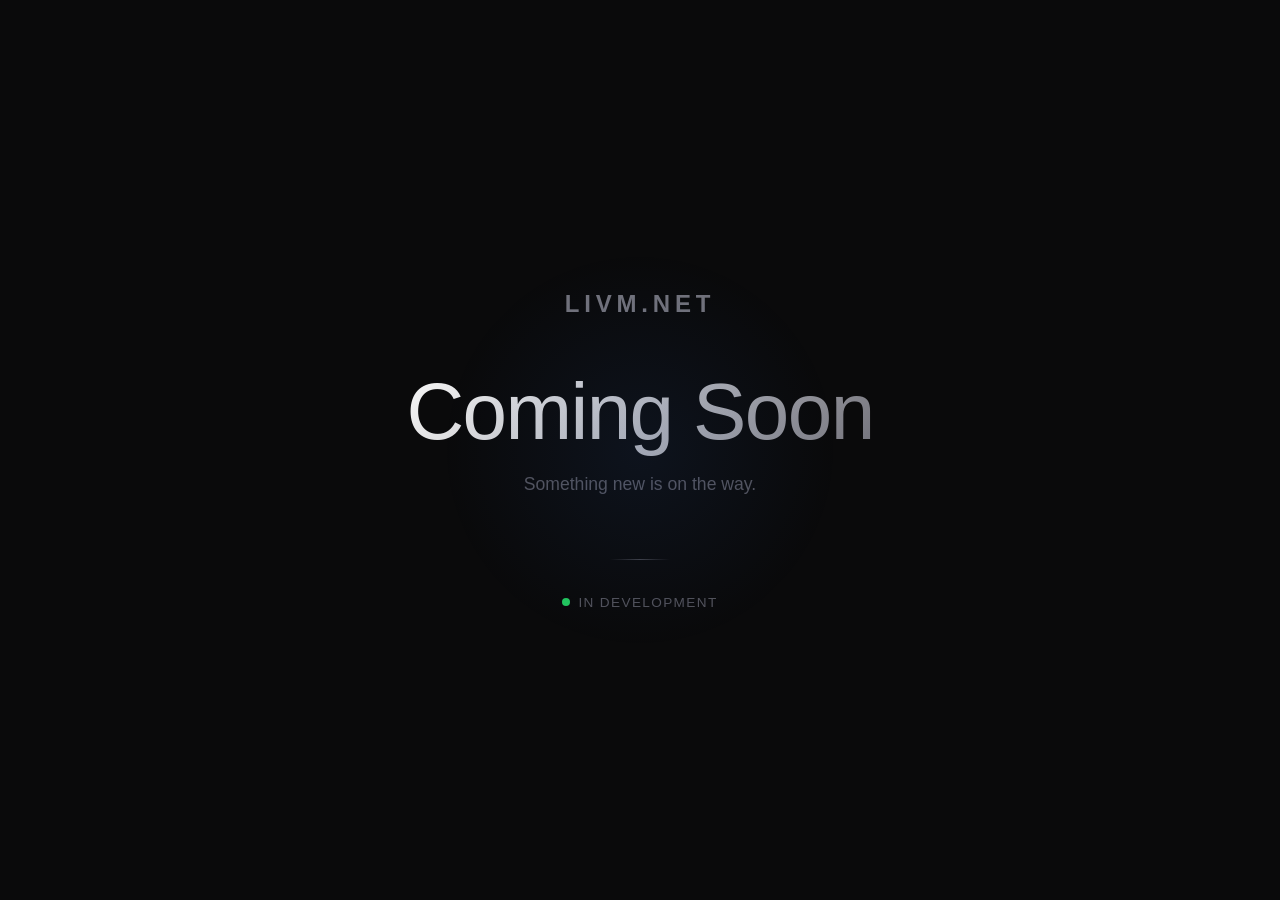
<file: index.html>
<!DOCTYPE html>
<html lang="en">
<head>
    <meta charset="UTF-8">
    <meta name="viewport" content="width=device-width, initial-scale=1.0">
    <title>Coming Soon</title>
    <style>
        * {
            margin: 0;
            padding: 0;
            box-sizing: border-box;
        }

        body {
            min-height: 100vh;
            display: flex;
            align-items: center;
            justify-content: center;
            background: #0a0a0b;
            font-family: -apple-system, BlinkMacSystemFont, 'Segoe UI', Roboto, sans-serif;
            color: #e4e4e7;
            overflow: hidden;
        }

        .container {
            text-align: center;
            padding: 2rem;
        }

        .logo {
            font-size: 1.5rem;
            font-weight: 600;
            letter-spacing: 0.2em;
            text-transform: uppercase;
            color: #71717a;
            margin-bottom: 3rem;
        }

        h1 {
            font-size: clamp(2.5rem, 8vw, 5rem);
            font-weight: 300;
            letter-spacing: -0.02em;
            margin-bottom: 1rem;
            background: linear-gradient(135deg, #fafafa 0%, #71717a 100%);
            -webkit-background-clip: text;
            -webkit-text-fill-color: transparent;
            background-clip: text;
        }

        .tagline {
            font-size: 1.1rem;
            color: #52525b;
            font-weight: 400;
            margin-bottom: 4rem;
        }

        .divider {
            width: 60px;
            height: 1px;
            background: linear-gradient(90deg, transparent, #3f3f46, transparent);
            margin: 0 auto 2rem;
        }

        .status {
            display: inline-flex;
            align-items: center;
            gap: 0.5rem;
            font-size: 0.85rem;
            color: #52525b;
            text-transform: uppercase;
            letter-spacing: 0.1em;
        }

        .pulse {
            width: 8px;
            height: 8px;
            background: #22c55e;
            border-radius: 50%;
            animation: pulse 2s ease-in-out infinite;
        }

        @keyframes pulse {
            0%, 100% { opacity: 1; transform: scale(1); }
            50% { opacity: 0.5; transform: scale(0.9); }
        }

        .glow {
            position: fixed;
            width: 400px;
            height: 400px;
            border-radius: 50%;
            background: radial-gradient(circle, rgba(59, 130, 246, 0.08) 0%, transparent 70%);
            pointer-events: none;
            top: 50%;
            left: 50%;
            transform: translate(-50%, -50%);
        }
    </style>
</head>
<body>
    <div class="glow"></div>
    <div class="container">
        <div class="logo">livm.net</div>
        <h1>Coming Soon</h1>
        <p class="tagline">Something new is on the way.</p>
        <div class="divider"></div>
        <div class="status">
            <span class="pulse"></span>
            <span>In Development</span>
        </div>
    </div>
</body>
</html>
</file>
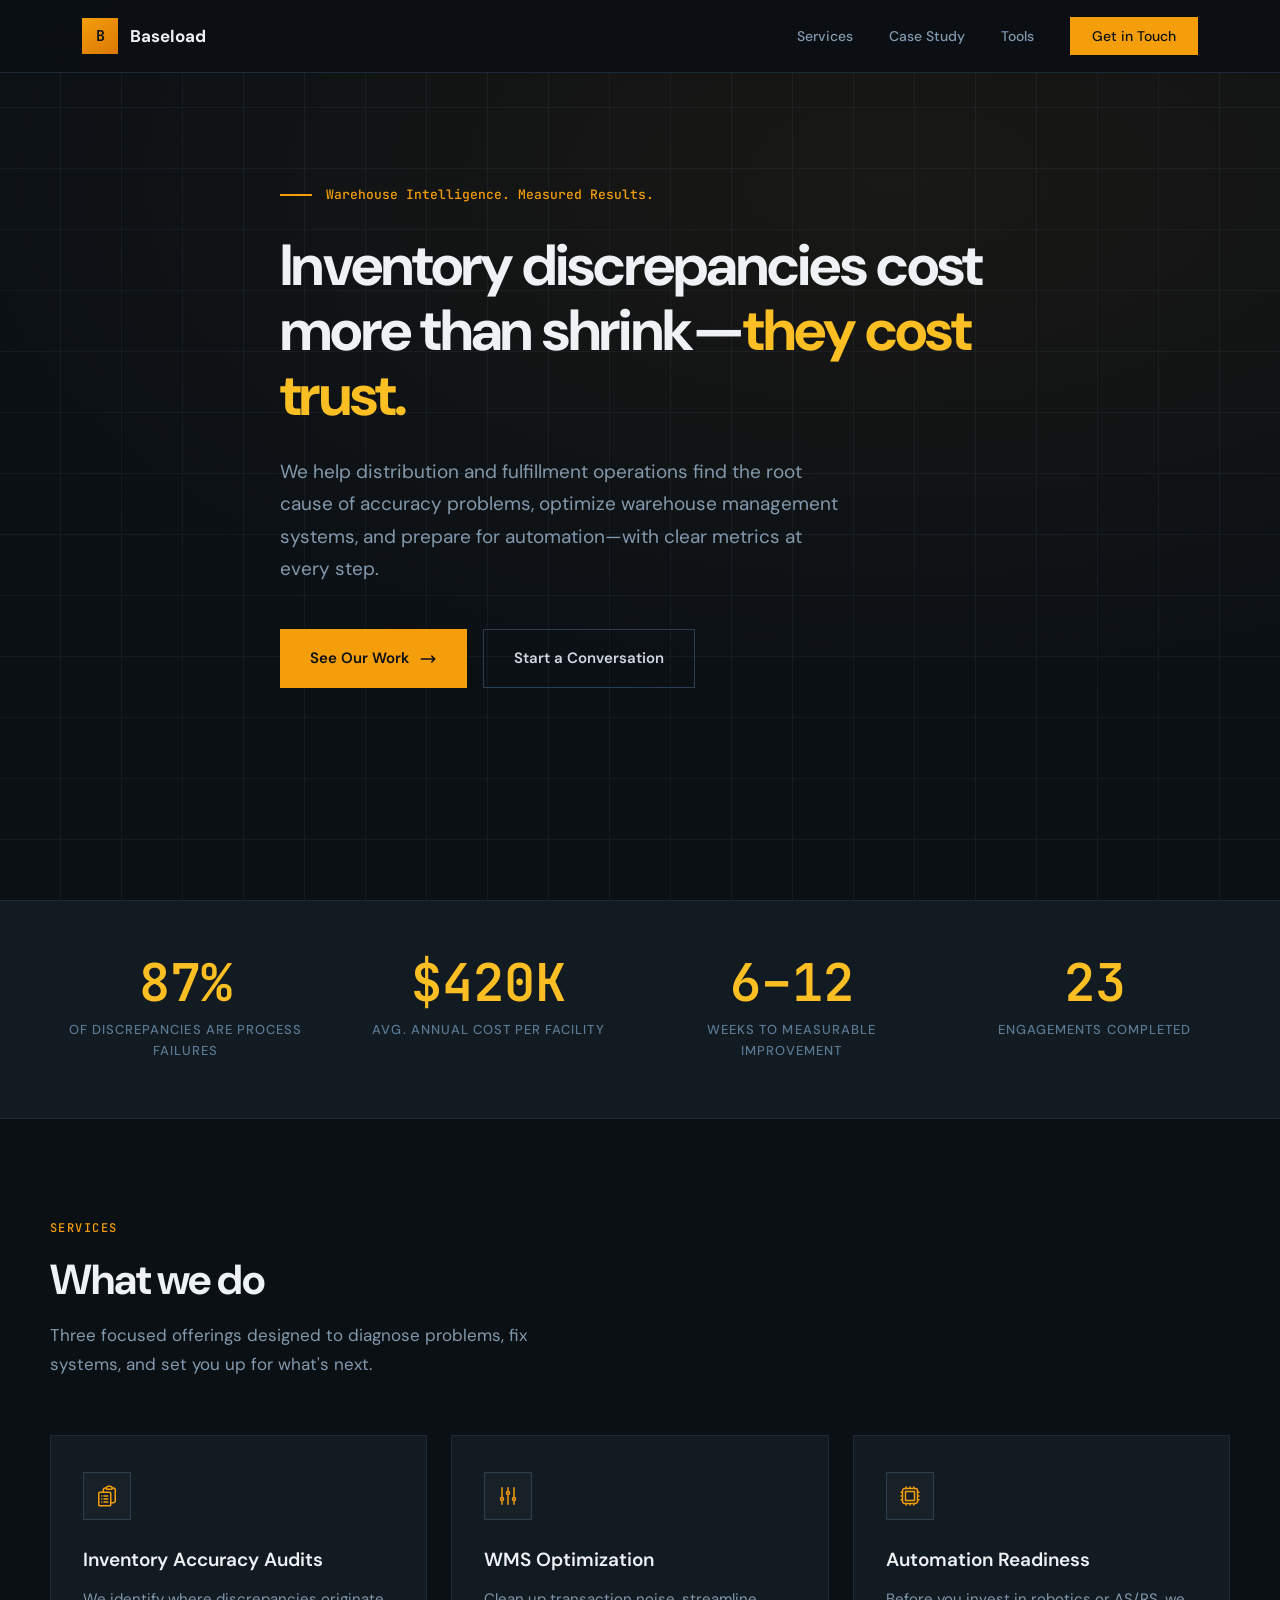
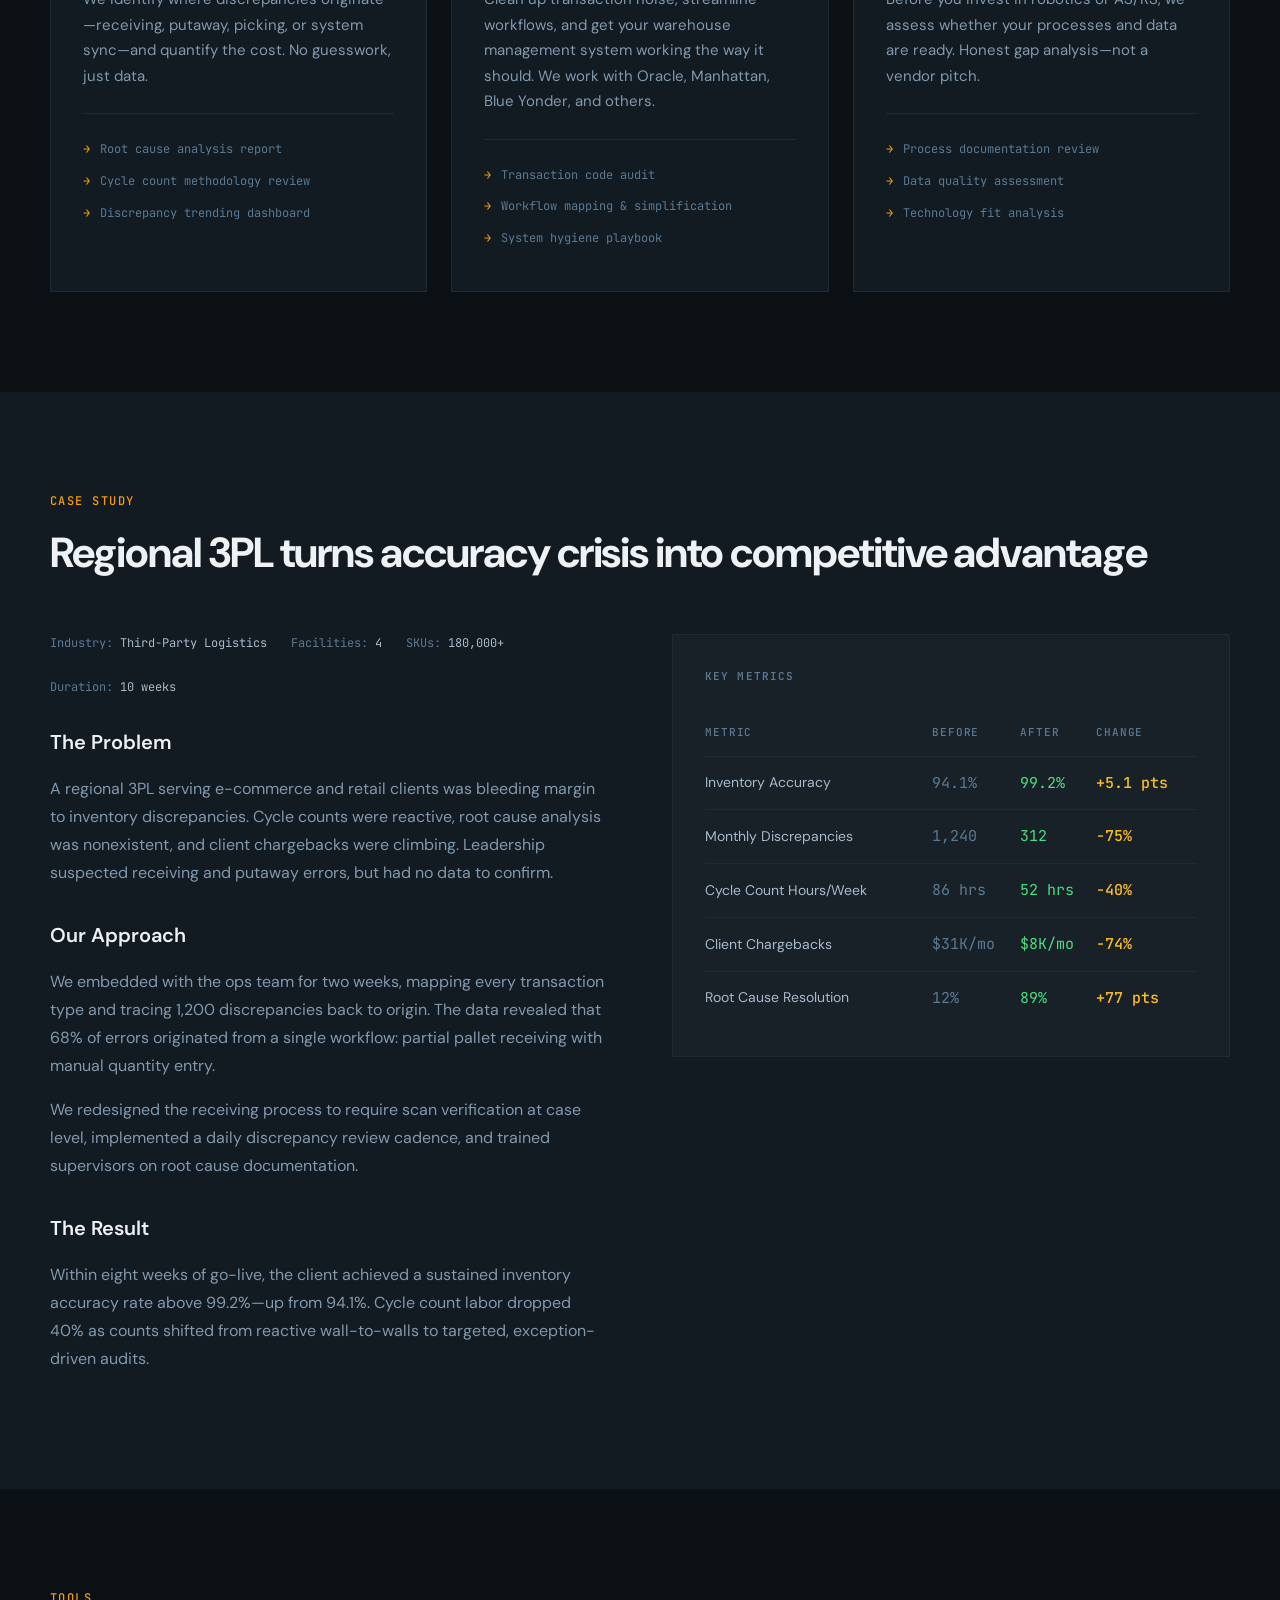
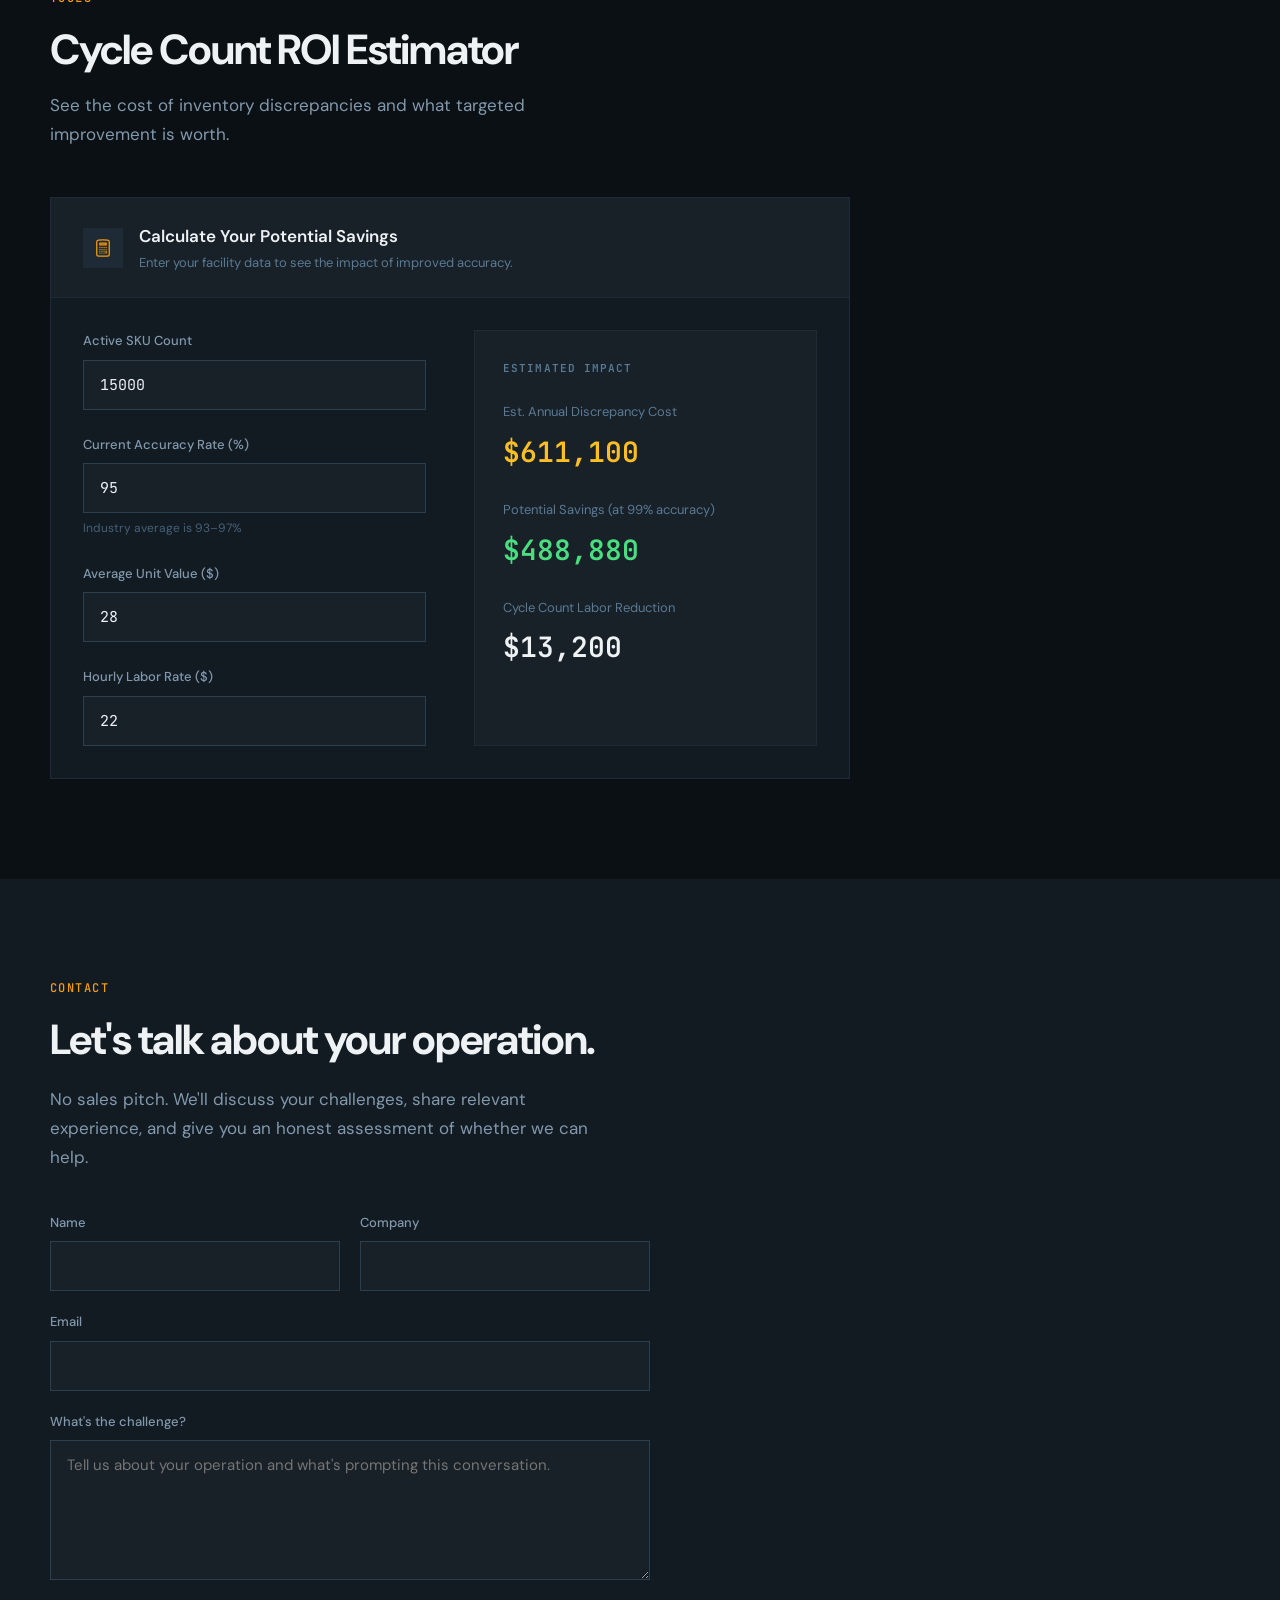
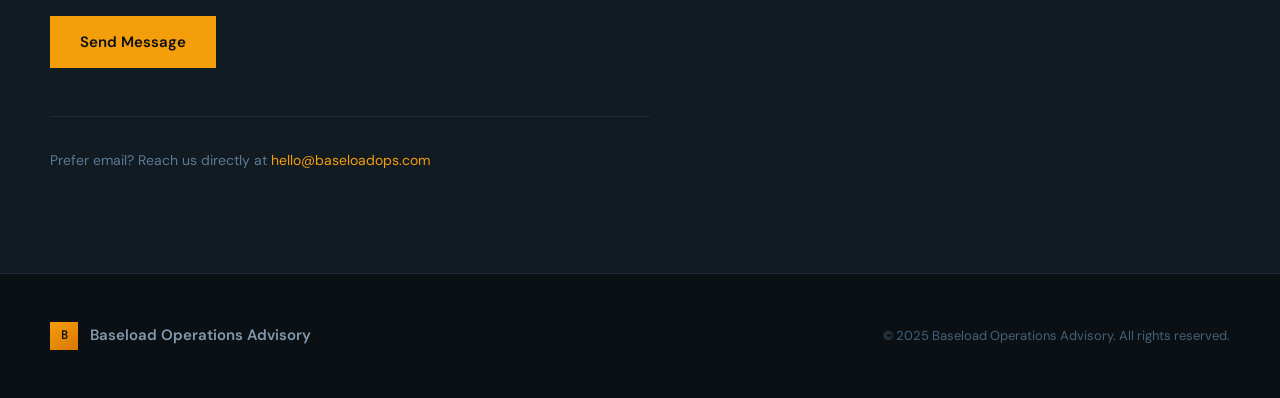
<file: baseload/index.html>
<!DOCTYPE html>
<html lang="en">
<head>
    <meta charset="UTF-8">
    <meta name="viewport" content="width=device-width, initial-scale=1.0">
    <title>Baseload Operations Advisory | Warehouse Intelligence</title>
    <meta name="description" content="Inventory accuracy audits, WMS optimization, and automation readiness assessments. Warehouse consulting with measured results.">
    <link rel="preconnect" href="https://fonts.googleapis.com">
    <link rel="preconnect" href="https://fonts.gstatic.com" crossorigin>
    <link href="https://fonts.googleapis.com/css2?family=DM+Sans:opsz,wght@9..40,400;9..40,500;9..40,600;9..40,700&family=JetBrains+Mono:wght@400;500;600&display=swap" rel="stylesheet">
    <style>
        :root {
            --slate-950: #0b1015; --slate-900: #121a22; --slate-850: #182028;
            --slate-800: #1e2a36; --slate-700: #2d3f4f; --slate-600: #456178;
            --slate-500: #5a7a94; --slate-400: #8299ad; --slate-300: #a8bac9;
            --slate-200: #cdd8e1; --slate-100: #eef2f5;
            --amber-600: #d97706; --amber-500: #f59e0b; --amber-400: #fbbf24;
            --green-400: #4ade80;
            --font-body: 'DM Sans', -apple-system, sans-serif;
            --font-mono: 'JetBrains Mono', monospace;
        }
        *, *::before, *::after { box-sizing: border-box; margin: 0; padding: 0; }
        html { scroll-behavior: smooth; scroll-padding-top: 80px; }
        body {
            font-family: var(--font-body); background: var(--slate-950);
            color: var(--slate-200); line-height: 1.65; font-size: 16px;
            -webkit-font-smoothing: antialiased;
        }

        /* NAV */
        nav {
            position: fixed; top: 0; left: 0; right: 0; z-index: 1000;
            background: rgba(11, 16, 21, 0.92); backdrop-filter: blur(16px);
            border-bottom: 1px solid var(--slate-800);
        }
        .nav-inner {
            max-width: 1180px; margin: 0 auto; padding: 0 32px; height: 72px;
            display: flex; align-items: center; justify-content: space-between;
        }
        .logo {
            font-weight: 700; font-size: 17px; color: var(--slate-100);
            text-decoration: none; display: flex; align-items: center; gap: 12px;
        }
        .logo-mark {
            width: 36px; height: 36px;
            background: linear-gradient(145deg, var(--amber-500), var(--amber-600));
            display: flex; align-items: center; justify-content: center;
            font-family: var(--font-mono); font-weight: 600; font-size: 15px;
            color: var(--slate-950);
        }
        .nav-links {
            display: flex; align-items: center; gap: 36px; list-style: none;
        }
        .nav-links a {
            color: var(--slate-400); text-decoration: none; font-size: 14px;
            font-weight: 500; transition: color 0.2s;
        }
        .nav-links a:hover { color: var(--slate-100); }
        .nav-cta {
            background: var(--amber-500); color: var(--slate-950) !important;
            padding: 10px 22px; font-weight: 600;
        }
        .nav-cta:hover { background: var(--amber-400); }
        .nav-toggle {
            display: none; background: none; border: none;
            color: var(--slate-100); cursor: pointer; padding: 8px;
        }

        /* COMMON */
        section { padding: 100px 32px; }
        .container { max-width: 1180px; margin: 0 auto; }
        .section-label {
            font-family: var(--font-mono); font-size: 12px; font-weight: 500;
            color: var(--amber-500); text-transform: uppercase;
            letter-spacing: 0.12em; margin-bottom: 16px;
        }
        .section-title {
            font-size: clamp(28px, 4vw, 42px); font-weight: 700;
            letter-spacing: -0.025em; color: var(--slate-100);
            margin-bottom: 16px; line-height: 1.2;
        }
        .section-desc {
            font-size: 17px; color: var(--slate-400);
            max-width: 540px; line-height: 1.7;
        }

        /* HERO */
        .hero {
            min-height: 100vh; display: flex; align-items: center;
            padding-top: 72px; position: relative; overflow: hidden;
        }
        .hero::before {
            content: ''; position: absolute; inset: 0; pointer-events: none;
            background: 
                radial-gradient(ellipse 80% 60% at 70% 20%, rgba(245, 158, 11, 0.06), transparent),
                repeating-linear-gradient(0deg, transparent, transparent 60px, rgba(30, 42, 54, 0.4) 60px, rgba(30, 42, 54, 0.4) 61px),
                repeating-linear-gradient(90deg, transparent, transparent 60px, rgba(30, 42, 54, 0.4) 60px, rgba(30, 42, 54, 0.4) 61px);
        }
        .hero-content { position: relative; max-width: 720px; animation: fadeUp 0.8s ease-out; }
        .hero-tagline {
            font-family: var(--font-mono); font-size: 13px; font-weight: 500;
            color: var(--amber-500); margin-bottom: 28px;
            display: flex; align-items: center; gap: 14px;
        }
        .hero-tagline::before { content: ''; width: 32px; height: 2px; background: var(--amber-500); }
        .hero h1 {
            font-size: clamp(38px, 5.5vw, 58px); font-weight: 700;
            line-height: 1.12; letter-spacing: -0.03em;
            color: var(--slate-100); margin-bottom: 28px;
        }
        .hero h1 .accent { color: var(--amber-400); }
        .hero-text {
            font-size: 19px; color: var(--slate-400);
            max-width: 560px; margin-bottom: 44px; line-height: 1.7;
        }
        .hero-actions { display: flex; gap: 16px; flex-wrap: wrap; }
        .btn {
            display: inline-flex; align-items: center; gap: 10px;
            padding: 16px 30px; font-family: var(--font-body);
            font-weight: 600; font-size: 15px; text-decoration: none;
            transition: all 0.2s; cursor: pointer; border: none;
        }
        .btn-primary { background: var(--amber-500); color: var(--slate-950); }
        .btn-primary:hover { background: var(--amber-400); transform: translateY(-2px); }
        .btn-secondary {
            background: transparent; color: var(--slate-200);
            border: 1px solid var(--slate-700);
        }
        .btn-secondary:hover { background: var(--slate-850); border-color: var(--slate-600); }
        .btn svg { width: 18px; height: 18px; }

        /* STATS */
        .stats-bar {
            background: var(--slate-900);
            border-top: 1px solid var(--slate-800);
            border-bottom: 1px solid var(--slate-800);
            padding: 56px 32px;
        }
        .stats-grid {
            display: grid; grid-template-columns: repeat(4, 1fr);
            gap: 32px; max-width: 1180px; margin: 0 auto;
        }
        .stat-item { text-align: center; }
        .stat-value {
            font-family: var(--font-mono); font-size: clamp(36px, 5vw, 52px);
            font-weight: 600; color: var(--amber-400); line-height: 1; margin-bottom: 10px;
        }
        .stat-label {
            font-size: 13px; color: var(--slate-500);
            text-transform: uppercase; letter-spacing: 0.08em; font-weight: 500;
        }

        /* SERVICES */
        .services { background: var(--slate-950); }
        .services-header { margin-bottom: 56px; }
        .services-grid { display: grid; grid-template-columns: repeat(3, 1fr); gap: 24px; }
        .service-card {
            background: var(--slate-900); border: 1px solid var(--slate-800);
            padding: 36px 32px; transition: all 0.25s;
            opacity: 0; animation: fadeUp 0.6s ease-out forwards;
        }
        .service-card:nth-child(1) { animation-delay: 0.1s; }
        .service-card:nth-child(2) { animation-delay: 0.2s; }
        .service-card:nth-child(3) { animation-delay: 0.3s; }
        .service-card:hover { border-color: var(--slate-700); transform: translateY(-4px); }
        .service-icon {
            width: 48px; height: 48px; background: var(--slate-850);
            border: 1px solid var(--slate-700);
            display: flex; align-items: center; justify-content: center;
            margin-bottom: 24px; color: var(--amber-500);
        }
        .service-icon svg { width: 24px; height: 24px; }
        .service-card h3 {
            font-size: 19px; font-weight: 600; color: var(--slate-100);
            margin-bottom: 12px;
        }
        .service-card p {
            font-size: 15px; color: var(--slate-400);
            margin-bottom: 24px; line-height: 1.7;
        }
        .service-deliverables {
            list-style: none; border-top: 1px solid var(--slate-800); padding-top: 20px;
        }
        .service-deliverables li {
            font-family: var(--font-mono); font-size: 12px; color: var(--slate-500);
            padding: 6px 0; display: flex; align-items: center; gap: 10px;
        }
        .service-deliverables li::before { content: '→'; color: var(--amber-500); }

        /* CASE STUDY */
        .case-study { background: var(--slate-900); }
        .case-study-header { margin-bottom: 56px; }
        .case-content {
            display: grid; grid-template-columns: 1fr 1fr;
            gap: 64px; align-items: start;
        }
        .case-narrative h3 {
            font-size: 20px; font-weight: 600; color: var(--slate-100);
            margin-bottom: 16px; margin-top: 32px;
        }
        .case-narrative h3:first-of-type { margin-top: 0; }
        .case-meta {
            display: flex; gap: 24px; margin-bottom: 28px; flex-wrap: wrap;
        }
        .case-meta-item {
            font-family: var(--font-mono); font-size: 12px; color: var(--slate-500);
        }
        .case-meta-item span { color: var(--slate-300); }
        .case-narrative p {
            font-size: 16px; color: var(--slate-400);
            margin-bottom: 16px; line-height: 1.75;
        }
        .case-metrics {
            background: var(--slate-850); border: 1px solid var(--slate-800);
            padding: 32px; position: sticky; top: 100px;
        }
        .metrics-title {
            font-family: var(--font-mono); font-size: 11px; font-weight: 600;
            color: var(--slate-500); text-transform: uppercase;
            letter-spacing: 0.1em; margin-bottom: 24px;
        }
        .metrics-table { width: 100%; border-collapse: collapse; }
        .metrics-table th, .metrics-table td {
            text-align: left; padding: 14px 0;
            border-bottom: 1px solid var(--slate-800);
        }
        .metrics-table th {
            font-family: var(--font-mono); font-size: 11px; font-weight: 500;
            color: var(--slate-500); text-transform: uppercase; letter-spacing: 0.08em;
        }
        .metrics-table td { font-family: var(--font-mono); font-size: 15px; }
        .metrics-table td:first-child {
            font-family: var(--font-body); color: var(--slate-300); font-size: 14px;
        }
        .metrics-table tr:last-child td { border-bottom: none; }
        .metric-before { color: var(--slate-500); }
        .metric-after { color: var(--green-400); }
        .metric-change { color: var(--amber-400); font-weight: 500; }

        /* TOOLS */
        .tools { background: var(--slate-950); }
        .tools-header { margin-bottom: 48px; }
        .calculator {
            background: var(--slate-900); border: 1px solid var(--slate-800);
            max-width: 800px;
        }
        .calc-header {
            background: var(--slate-850); border-bottom: 1px solid var(--slate-800);
            padding: 24px 32px; display: flex; align-items: center; gap: 16px;
        }
        .calc-icon {
            width: 40px; height: 40px; background: var(--slate-800);
            display: flex; align-items: center; justify-content: center;
            color: var(--amber-500);
        }
        .calc-icon svg { width: 20px; height: 20px; }
        .calc-header h3 { font-size: 17px; font-weight: 600; color: var(--slate-100); }
        .calc-header p { font-size: 13px; color: var(--slate-500); margin-top: 2px; }
        .calc-body {
            padding: 32px; display: grid;
            grid-template-columns: 1fr 1fr; gap: 48px;
        }
        .calc-inputs { display: flex; flex-direction: column; gap: 24px; }
        .input-group label {
            display: block; font-size: 13px; font-weight: 500;
            color: var(--slate-400); margin-bottom: 8px;
        }
        .input-group input {
            width: 100%; padding: 14px 16px;
            font-family: var(--font-mono); font-size: 15px;
            color: var(--slate-100); background: var(--slate-850);
            border: 1px solid var(--slate-700); transition: all 0.2s;
        }
        .input-group input:focus {
            outline: none; border-color: var(--amber-500); background: var(--slate-800);
        }
        .input-group input::placeholder { color: var(--slate-600); }
        .input-hint { font-size: 12px; color: var(--slate-600); margin-top: 6px; }
        .calc-results {
            background: var(--slate-850); border: 1px solid var(--slate-800); padding: 28px;
        }
        .results-title {
            font-family: var(--font-mono); font-size: 11px; font-weight: 600;
            color: var(--slate-500); text-transform: uppercase;
            letter-spacing: 0.1em; margin-bottom: 24px;
        }
        .result-item { margin-bottom: 24px; }
        .result-item:last-child { margin-bottom: 0; }
        .result-label { font-size: 13px; color: var(--slate-500); margin-bottom: 6px; }
        .result-value {
            font-family: var(--font-mono); font-size: 28px;
            font-weight: 600; color: var(--slate-100);
        }
        .result-value.highlight { color: var(--green-400); }
        .result-value.warning { color: var(--amber-400); }

        /* CONTACT */
        .contact { background: var(--slate-900); }
        .contact-content { max-width: 600px; }
        .contact-content .section-title { margin-bottom: 20px; }
        .contact-content .section-desc { margin-bottom: 40px; }
        .contact-form { display: flex; flex-direction: column; gap: 20px; }
        .form-row { display: grid; grid-template-columns: 1fr 1fr; gap: 20px; }
        .contact-form label {
            display: block; font-size: 13px; font-weight: 500;
            color: var(--slate-400); margin-bottom: 8px;
        }
        .contact-form input, .contact-form textarea {
            width: 100%; padding: 14px 16px;
            font-family: var(--font-body); font-size: 15px;
            color: var(--slate-100); background: var(--slate-850);
            border: 1px solid var(--slate-700); transition: all 0.2s;
        }
        .contact-form input:focus, .contact-form textarea:focus {
            outline: none; border-color: var(--amber-500); background: var(--slate-800);
        }
        .contact-form textarea { min-height: 140px; resize: vertical; }
        .contact-form button { align-self: flex-start; margin-top: 8px; }
        .contact-alt {
            margin-top: 48px; padding-top: 32px;
            border-top: 1px solid var(--slate-800);
        }
        .contact-alt p { font-size: 14px; color: var(--slate-500); }
        .contact-alt a { color: var(--amber-500); text-decoration: none; }
        .contact-alt a:hover { color: var(--amber-400); }

        /* FOOTER */
        footer {
            background: var(--slate-950); border-top: 1px solid var(--slate-800);
            padding: 48px 32px;
        }
        .footer-inner {
            max-width: 1180px; margin: 0 auto;
            display: flex; justify-content: space-between; align-items: center;
        }
        .footer-logo {
            display: flex; align-items: center; gap: 12px;
            color: var(--slate-400); font-weight: 600; font-size: 15px;
        }
        .footer-logo .logo-mark { width: 28px; height: 28px; font-size: 12px; }
        .footer-copy { font-size: 13px; color: var(--slate-600); }

        /* MOBILE */
        @media (max-width: 900px) {
            .nav-links {
                display: none; position: absolute; top: 72px; left: 0; right: 0;
                background: var(--slate-900); flex-direction: column;
                padding: 24px 32px; gap: 20px; border-bottom: 1px solid var(--slate-800);
            }
            .nav-links.active { display: flex; }
            .nav-toggle { display: block; }
            .stats-grid { grid-template-columns: repeat(2, 1fr); gap: 40px; }
            .services-grid { grid-template-columns: 1fr; gap: 20px; }
            .case-content { grid-template-columns: 1fr; gap: 40px; }
            .case-metrics { position: static; }
            .calc-body { grid-template-columns: 1fr; gap: 32px; }
            .form-row { grid-template-columns: 1fr; }
        }
        @media (max-width: 600px) {
            section { padding: 72px 20px; }
            .nav-inner { padding: 0 20px; }
            .stats-bar { padding: 40px 20px; }
            .stat-value { font-size: 36px; }
            .hero-actions { flex-direction: column; }
            .hero-actions .btn { width: 100%; justify-content: center; }
            .calc-header, .calc-body { padding: 20px; }
            .calc-results { padding: 20px; }
            .footer-inner { flex-direction: column; gap: 20px; text-align: center; }
        }

        @keyframes fadeUp {
            from { opacity: 0; transform: translateY(24px); }
            to { opacity: 1; transform: translateY(0); }
        }
    </style>
</head>
<body>
    <nav>
        <div class="nav-inner">
            <a href="#" class="logo">
                <div class="logo-mark">B</div>
                <span>Baseload</span>
            </a>
            <ul class="nav-links" id="navLinks">
                <li><a href="#services">Services</a></li>
                <li><a href="#case-study">Case Study</a></li>
                <li><a href="#tools">Tools</a></li>
                <li><a href="#contact" class="nav-cta">Get in Touch</a></li>
            </ul>
            <button class="nav-toggle" id="navToggle" aria-label="Menu">
                <svg fill="none" viewBox="0 0 24 24" stroke="currentColor" stroke-width="2" width="24" height="24">
                    <path stroke-linecap="round" stroke-linejoin="round" d="M4 6h16M4 12h16M4 18h16"/>
                </svg>
            </button>
        </div>
    </nav>

    <section class="hero">
        <div class="container">
            <div class="hero-content">
                <div class="hero-tagline">Warehouse Intelligence. Measured Results.</div>
                <h1>Inventory discrepancies cost more than shrink—<span class="accent">they cost trust.</span></h1>
                <p class="hero-text">We help distribution and fulfillment operations find the root cause of accuracy problems, optimize warehouse management systems, and prepare for automation—with clear metrics at every step.</p>
                <div class="hero-actions">
                    <a href="#case-study" class="btn btn-primary">
                        See Our Work
                        <svg fill="none" viewBox="0 0 24 24" stroke="currentColor" stroke-width="2">
                            <path stroke-linecap="round" stroke-linejoin="round" d="M17 8l4 4m0 0l-4 4m4-4H3"/>
                        </svg>
                    </a>
                    <a href="#contact" class="btn btn-secondary">Start a Conversation</a>
                </div>
            </div>
        </div>
    </section>

    <div class="stats-bar">
        <div class="stats-grid">
            <div class="stat-item">
                <div class="stat-value">87%</div>
                <div class="stat-label">of discrepancies are process failures</div>
            </div>
            <div class="stat-item">
                <div class="stat-value">$420K</div>
                <div class="stat-label">avg. annual cost per facility</div>
            </div>
            <div class="stat-item">
                <div class="stat-value">6–12</div>
                <div class="stat-label">weeks to measurable improvement</div>
            </div>
            <div class="stat-item">
                <div class="stat-value">23</div>
                <div class="stat-label">engagements completed</div>
            </div>
        </div>
    </div>

    <section class="services" id="services">
        <div class="container">
            <div class="services-header">
                <div class="section-label">Services</div>
                <h2 class="section-title">What we do</h2>
                <p class="section-desc">Three focused offerings designed to diagnose problems, fix systems, and set you up for what's next.</p>
            </div>
            <div class="services-grid">
                <div class="service-card">
                    <div class="service-icon">
                        <svg fill="none" viewBox="0 0 24 24" stroke="currentColor" stroke-width="1.5">
                            <path stroke-linecap="round" stroke-linejoin="round" d="M9 12h3.75M9 15h3.75M9 18h3.75m3 .75H18a2.25 2.25 0 002.25-2.25V6.108c0-1.135-.845-2.098-1.976-2.192a48.424 48.424 0 00-1.123-.08m-5.801 0c-.065.21-.1.433-.1.664 0 .414.336.75.75.75h4.5a.75.75 0 00.75-.75 2.25 2.25 0 00-.1-.664m-5.8 0A2.251 2.251 0 0113.5 2.25H15c1.012 0 1.867.668 2.15 1.586m-5.8 0c-.376.023-.75.05-1.124.08C9.095 4.01 8.25 4.973 8.25 6.108V8.25m0 0H4.875c-.621 0-1.125.504-1.125 1.125v11.25c0 .621.504 1.125 1.125 1.125h9.75c.621 0 1.125-.504 1.125-1.125V9.375c0-.621-.504-1.125-1.125-1.125H8.25zM6.75 12h.008v.008H6.75V12zm0 3h.008v.008H6.75V15zm0 3h.008v.008H6.75V18z"/>
                        </svg>
                    </div>
                    <h3>Inventory Accuracy Audits</h3>
                    <p>We identify where discrepancies originate—receiving, putaway, picking, or system sync—and quantify the cost. No guesswork, just data.</p>
                    <ul class="service-deliverables">
                        <li>Root cause analysis report</li>
                        <li>Cycle count methodology review</li>
                        <li>Discrepancy trending dashboard</li>
                    </ul>
                </div>
                <div class="service-card">
                    <div class="service-icon">
                        <svg fill="none" viewBox="0 0 24 24" stroke="currentColor" stroke-width="1.5">
                            <path stroke-linecap="round" stroke-linejoin="round" d="M6 13.5V3.75m0 9.75a1.5 1.5 0 010 3m0-3a1.5 1.5 0 000 3m0 3.75V16.5m12-3V3.75m0 9.75a1.5 1.5 0 010 3m0-3a1.5 1.5 0 000 3m0 3.75V16.5m-6-9V3.75m0 3.75a1.5 1.5 0 010 3m0-3a1.5 1.5 0 000 3m0 9.75V10.5"/>
                        </svg>
                    </div>
                    <h3>WMS Optimization</h3>
                    <p>Clean up transaction noise, streamline workflows, and get your warehouse management system working the way it should. We work with Oracle, Manhattan, Blue Yonder, and others.</p>
                    <ul class="service-deliverables">
                        <li>Transaction code audit</li>
                        <li>Workflow mapping & simplification</li>
                        <li>System hygiene playbook</li>
                    </ul>
                </div>
                <div class="service-card">
                    <div class="service-icon">
                        <svg fill="none" viewBox="0 0 24 24" stroke="currentColor" stroke-width="1.5">
                            <path stroke-linecap="round" stroke-linejoin="round" d="M8.25 3v1.5M4.5 8.25H3m18 0h-1.5M4.5 12H3m18 0h-1.5m-15 3.75H3m18 0h-1.5M8.25 19.5V21M12 3v1.5m0 15V21m3.75-18v1.5m0 15V21m-9-1.5h10.5a2.25 2.25 0 002.25-2.25V6.75a2.25 2.25 0 00-2.25-2.25H6.75A2.25 2.25 0 004.5 6.75v10.5a2.25 2.25 0 002.25 2.25zm.75-12h9v9h-9v-9z"/>
                        </svg>
                    </div>
                    <h3>Automation Readiness</h3>
                    <p>Before you invest in robotics or AS/RS, we assess whether your processes and data are ready. Honest gap analysis—not a vendor pitch.</p>
                    <ul class="service-deliverables">
                        <li>Process documentation review</li>
                        <li>Data quality assessment</li>
                        <li>Technology fit analysis</li>
                    </ul>
                </div>
            </div>
        </div>
    </section>

    <section class="case-study" id="case-study">
        <div class="container">
            <div class="case-study-header">
                <div class="section-label">Case Study</div>
                <h2 class="section-title">Regional 3PL turns accuracy crisis into competitive advantage</h2>
            </div>
            <div class="case-content">
                <div class="case-narrative">
                    <div class="case-meta">
                        <div class="case-meta-item">Industry: <span>Third-Party Logistics</span></div>
                        <div class="case-meta-item">Facilities: <span>4</span></div>
                        <div class="case-meta-item">SKUs: <span>180,000+</span></div>
                        <div class="case-meta-item">Duration: <span>10 weeks</span></div>
                    </div>
                    <h3>The Problem</h3>
                    <p>A regional 3PL serving e-commerce and retail clients was bleeding margin to inventory discrepancies. Cycle counts were reactive, root cause analysis was nonexistent, and client chargebacks were climbing. Leadership suspected receiving and putaway errors, but had no data to confirm.</p>
                    <h3>Our Approach</h3>
                    <p>We embedded with the ops team for two weeks, mapping every transaction type and tracing 1,200 discrepancies back to origin. The data revealed that 68% of errors originated from a single workflow: partial pallet receiving with manual quantity entry.</p>
                    <p>We redesigned the receiving process to require scan verification at case level, implemented a daily discrepancy review cadence, and trained supervisors on root cause documentation.</p>
                    <h3>The Result</h3>
                    <p>Within eight weeks of go-live, the client achieved a sustained inventory accuracy rate above 99.2%—up from 94.1%. Cycle count labor dropped 40% as counts shifted from reactive wall-to-walls to targeted, exception-driven audits.</p>
                </div>
                <div class="case-metrics">
                    <div class="metrics-title">Key Metrics</div>
                    <table class="metrics-table">
                        <thead>
                            <tr><th>Metric</th><th>Before</th><th>After</th><th>Change</th></tr>
                        </thead>
                        <tbody>
                            <tr>
                                <td>Inventory Accuracy</td>
                                <td class="metric-before">94.1%</td>
                                <td class="metric-after">99.2%</td>
                                <td class="metric-change">+5.1 pts</td>
                            </tr>
                            <tr>
                                <td>Monthly Discrepancies</td>
                                <td class="metric-before">1,240</td>
                                <td class="metric-after">312</td>
                                <td class="metric-change">−75%</td>
                            </tr>
                            <tr>
                                <td>Cycle Count Hours/Week</td>
                                <td class="metric-before">86 hrs</td>
                                <td class="metric-after">52 hrs</td>
                                <td class="metric-change">−40%</td>
                            </tr>
                            <tr>
                                <td>Client Chargebacks</td>
                                <td class="metric-before">$31K/mo</td>
                                <td class="metric-after">$8K/mo</td>
                                <td class="metric-change">−74%</td>
                            </tr>
                            <tr>
                                <td>Root Cause Resolution</td>
                                <td class="metric-before">12%</td>
                                <td class="metric-after">89%</td>
                                <td class="metric-change">+77 pts</td>
                            </tr>
                        </tbody>
                    </table>
                </div>
            </div>
        </div>
    </section>

    <section class="tools" id="tools">
        <div class="container">
            <div class="tools-header">
                <div class="section-label">Tools</div>
                <h2 class="section-title">Cycle Count ROI Estimator</h2>
                <p class="section-desc">See the cost of inventory discrepancies and what targeted improvement is worth.</p>
            </div>
            <div class="calculator">
                <div class="calc-header">
                    <div class="calc-icon">
                        <svg fill="none" viewBox="0 0 24 24" stroke="currentColor" stroke-width="1.5">
                            <path stroke-linecap="round" stroke-linejoin="round" d="M15.75 15.75V18m-7.5-6.75h.008v.008H8.25v-.008zm0 2.25h.008v.008H8.25V13.5zm0 2.25h.008v.008H8.25v-.008zm0 2.25h.008v.008H8.25V18zm2.498-6.75h.007v.008h-.007v-.008zm0 2.25h.007v.008h-.007V13.5zm0 2.25h.007v.008h-.007v-.008zm0 2.25h.007v.008h-.007V18zm2.504-6.75h.008v.008h-.008v-.008zm0 2.25h.008v.008h-.008V13.5zm0 2.25h.008v.008h-.008v-.008zm0 2.25h.008v.008h-.008V18zm2.498-6.75h.008v.008h-.008v-.008zm0 2.25h.008v.008h-.008V13.5zM8.25 6h7.5v2.25h-7.5V6zM12 2.25c-1.892 0-3.758.11-5.593.322C5.307 2.7 4.5 3.65 4.5 4.757V19.5a2.25 2.25 0 002.25 2.25h10.5a2.25 2.25 0 002.25-2.25V4.757c0-1.108-.806-2.057-1.907-2.185A48.507 48.507 0 0012 2.25z"/>
                        </svg>
                    </div>
                    <div>
                        <h3>Calculate Your Potential Savings</h3>
                        <p>Enter your facility data to see the impact of improved accuracy.</p>
                    </div>
                </div>
                <div class="calc-body">
                    <div class="calc-inputs">
                        <div class="input-group">
                            <label for="skuCount">Active SKU Count</label>
                            <input type="number" id="skuCount" value="15000">
                        </div>
                        <div class="input-group">
                            <label for="currentAccuracy">Current Accuracy Rate (%)</label>
                            <input type="number" id="currentAccuracy" step="0.1" value="95">
                            <div class="input-hint">Industry average is 93–97%</div>
                        </div>
                        <div class="input-group">
                            <label for="avgUnitValue">Average Unit Value ($)</label>
                            <input type="number" id="avgUnitValue" step="0.01" value="28">
                        </div>
                        <div class="input-group">
                            <label for="laborRate">Hourly Labor Rate ($)</label>
                            <input type="number" id="laborRate" step="0.01" value="22">
                        </div>
                    </div>
                    <div class="calc-results">
                        <div class="results-title">Estimated Impact</div>
                        <div class="result-item">
                            <div class="result-label">Est. Annual Discrepancy Cost</div>
                            <div class="result-value warning" id="discrepancyCost">$210,000</div>
                        </div>
                        <div class="result-item">
                            <div class="result-label">Potential Savings (at 99% accuracy)</div>
                            <div class="result-value highlight" id="potentialSavings">$168,000</div>
                        </div>
                        <div class="result-item">
                            <div class="result-label">Cycle Count Labor Reduction</div>
                            <div class="result-value" id="laborSavings">$34,320</div>
                        </div>
                    </div>
                </div>
            </div>
        </div>
    </section>

    <section class="contact" id="contact">
        <div class="container">
            <div class="contact-content">
                <div class="section-label">Contact</div>
                <h2 class="section-title">Let's talk about your operation.</h2>
                <p class="section-desc">No sales pitch. We'll discuss your challenges, share relevant experience, and give you an honest assessment of whether we can help.</p>
                <form class="contact-form" id="contactForm">
                    <div class="form-row">
                        <div class="input-group">
                            <label for="name">Name</label>
                            <input type="text" id="name" name="name" required>
                        </div>
                        <div class="input-group">
                            <label for="company">Company</label>
                            <input type="text" id="company" name="company">
                        </div>
                    </div>
                    <div class="input-group">
                        <label for="email">Email</label>
                        <input type="email" id="email" name="email" required>
                    </div>
                    <div class="input-group">
                        <label for="message">What's the challenge?</label>
                        <textarea id="message" name="message" placeholder="Tell us about your operation and what's prompting this conversation."></textarea>
                    </div>
                    <button type="submit" class="btn btn-primary">Send Message</button>
                </form>
                <div class="contact-alt">
                    <p>Prefer email? Reach us directly at <a href="mailto:hello@baseloadops.com">hello@baseloadops.com</a></p>
                </div>
            </div>
        </div>
    </section>

    <footer>
        <div class="footer-inner">
            <div class="footer-logo">
                <div class="logo-mark">B</div>
                <span>Baseload Operations Advisory</span>
            </div>
            <div class="footer-copy">© 2025 Baseload Operations Advisory. All rights reserved.</div>
        </div>
    </footer>

    <script>
        function formatCurrency(n) { return '$' + Math.round(n).toLocaleString(); }
        
        function calculate() {
            const sku = +document.getElementById('skuCount').value || 0;
            const acc = +document.getElementById('currentAccuracy').value || 0;
            const val = +document.getElementById('avgUnitValue').value || 0;
            const rate = +document.getElementById('laborRate').value || 0;
            
            const units = sku * 7 * 12;
            const discRate = (100 - acc) / 100;
            const discUnits = units * discRate;
            const cost = (discUnits * val * 0.15) + (discUnits * 0.25 * rate);
            
            const targetUnits = units * 0.01;
            const targetCost = (targetUnits * val * 0.15) + (targetUnits * 0.25 * rate);
            const savings = Math.max(0, cost - targetCost);
            const labor = sku * 0.1 * 0.4 * rate;
            
            document.getElementById('discrepancyCost').textContent = formatCurrency(cost);
            document.getElementById('potentialSavings').textContent = formatCurrency(savings);
            document.getElementById('laborSavings').textContent = formatCurrency(labor);
        }
        
        document.querySelectorAll('.calc-inputs input').forEach(i => i.addEventListener('input', calculate));
        calculate();
        
        document.getElementById('contactForm').addEventListener('submit', function(e) {
            e.preventDefault();
            alert('Thank you for reaching out. We\'ll be in touch within one business day.');
            this.reset();
        });
        
        document.getElementById('navToggle').addEventListener('click', function() {
            document.getElementById('navLinks').classList.toggle('active');
        });
        
        document.querySelectorAll('.nav-links a').forEach(a => {
            a.addEventListener('click', () => document.getElementById('navLinks').classList.remove('active'));
        });
    </script>
</body>
</html>
</file>
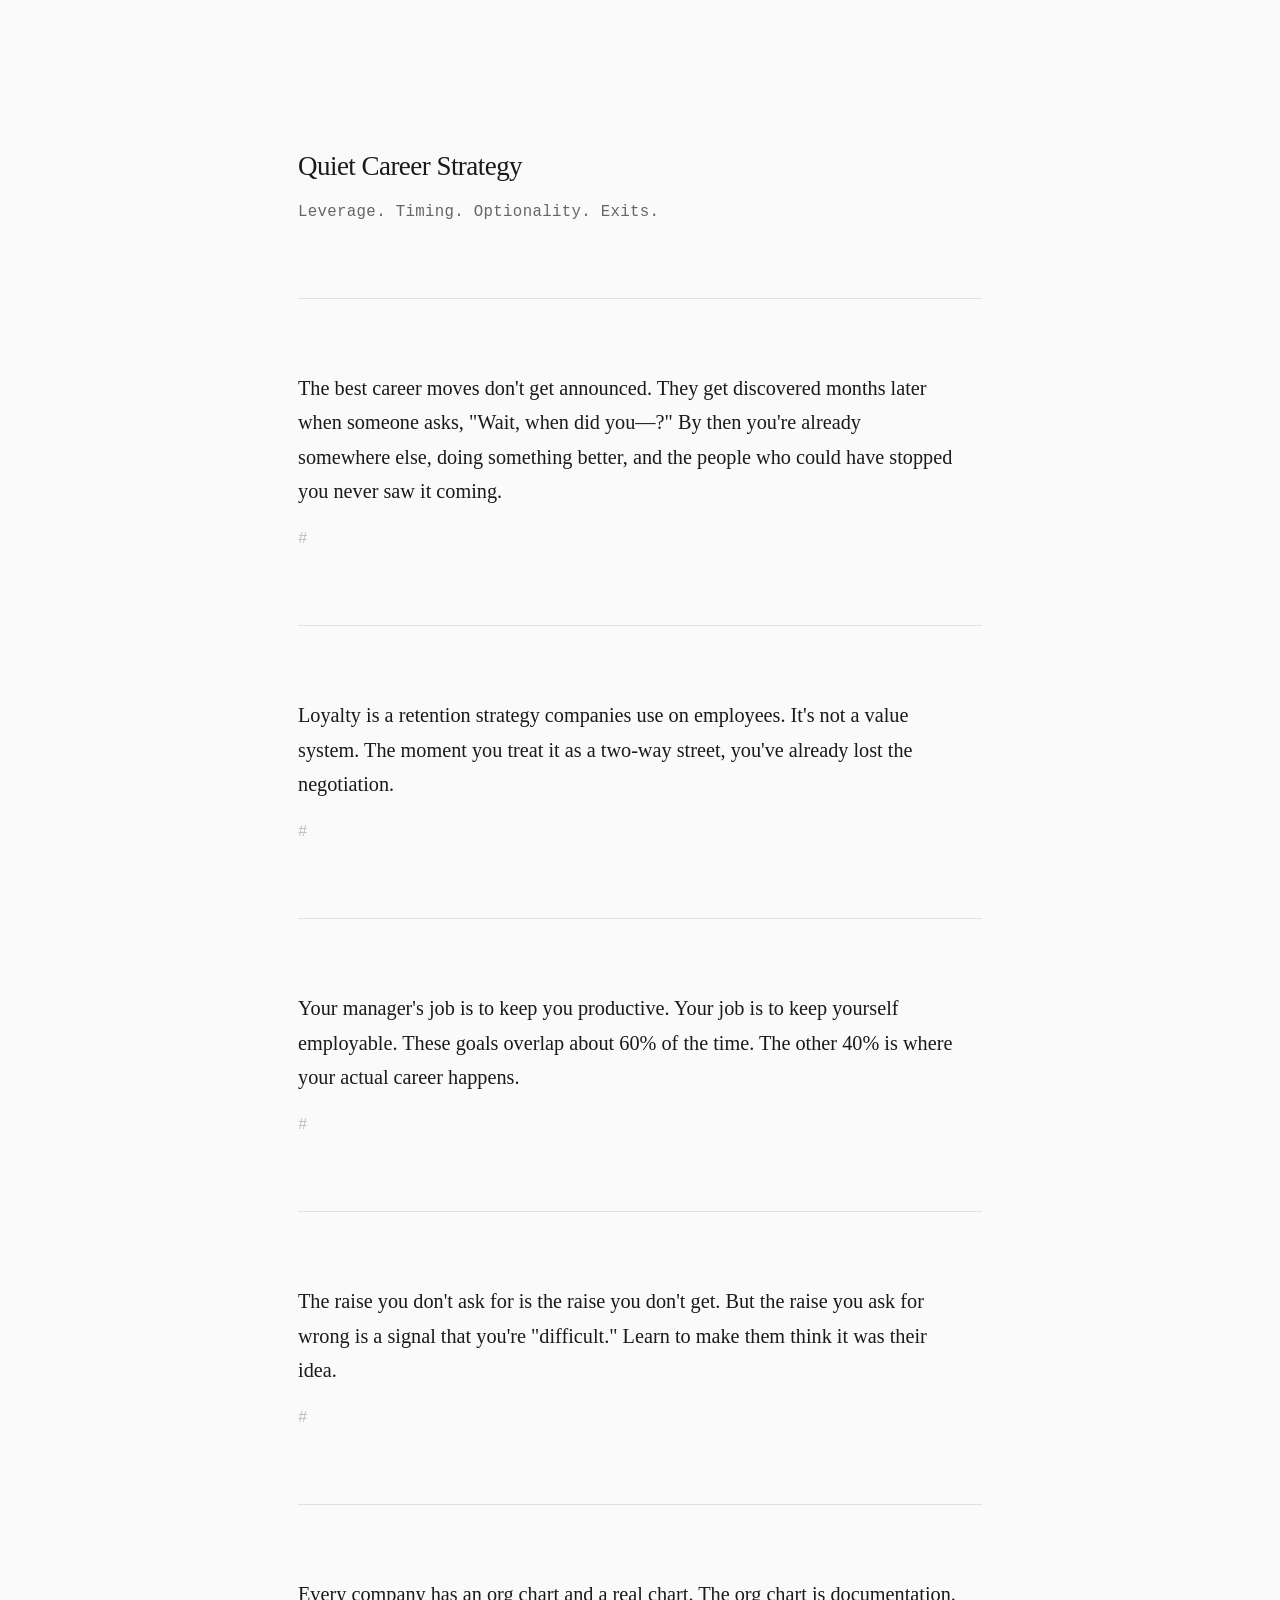
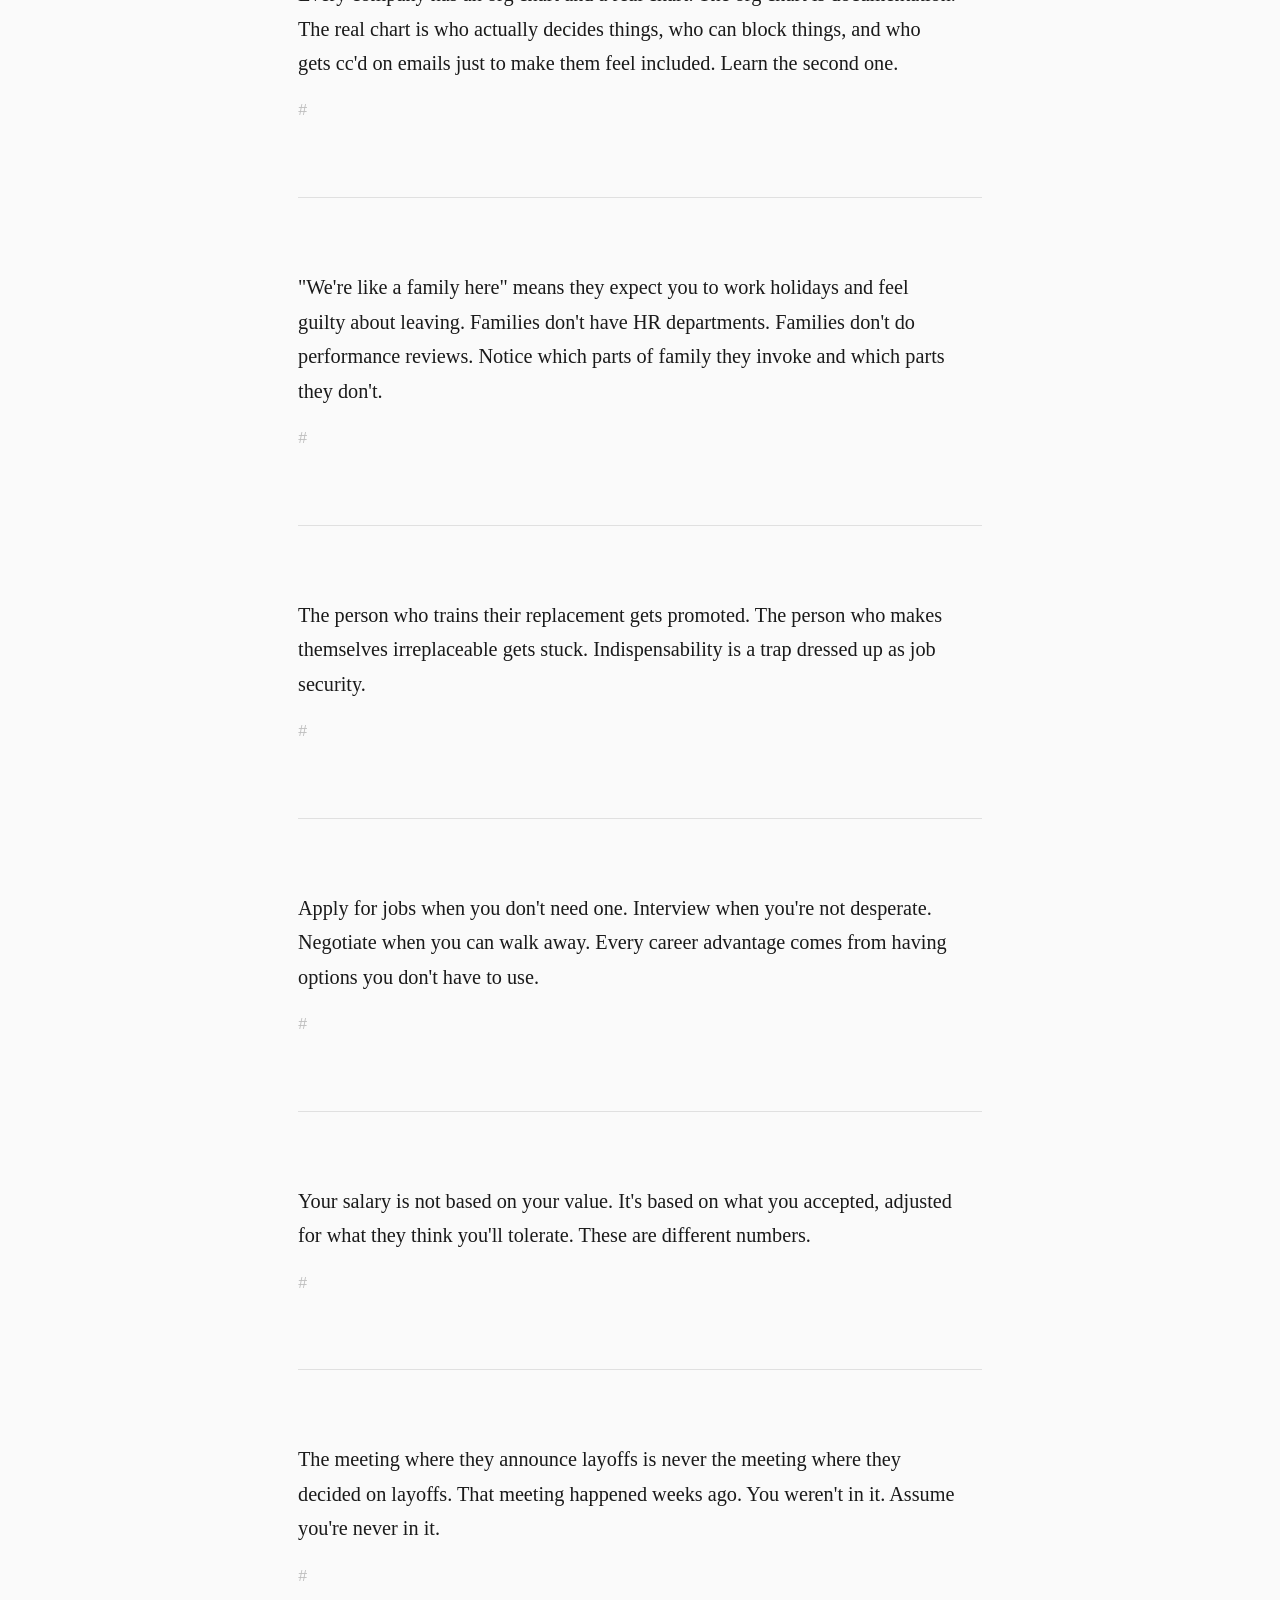
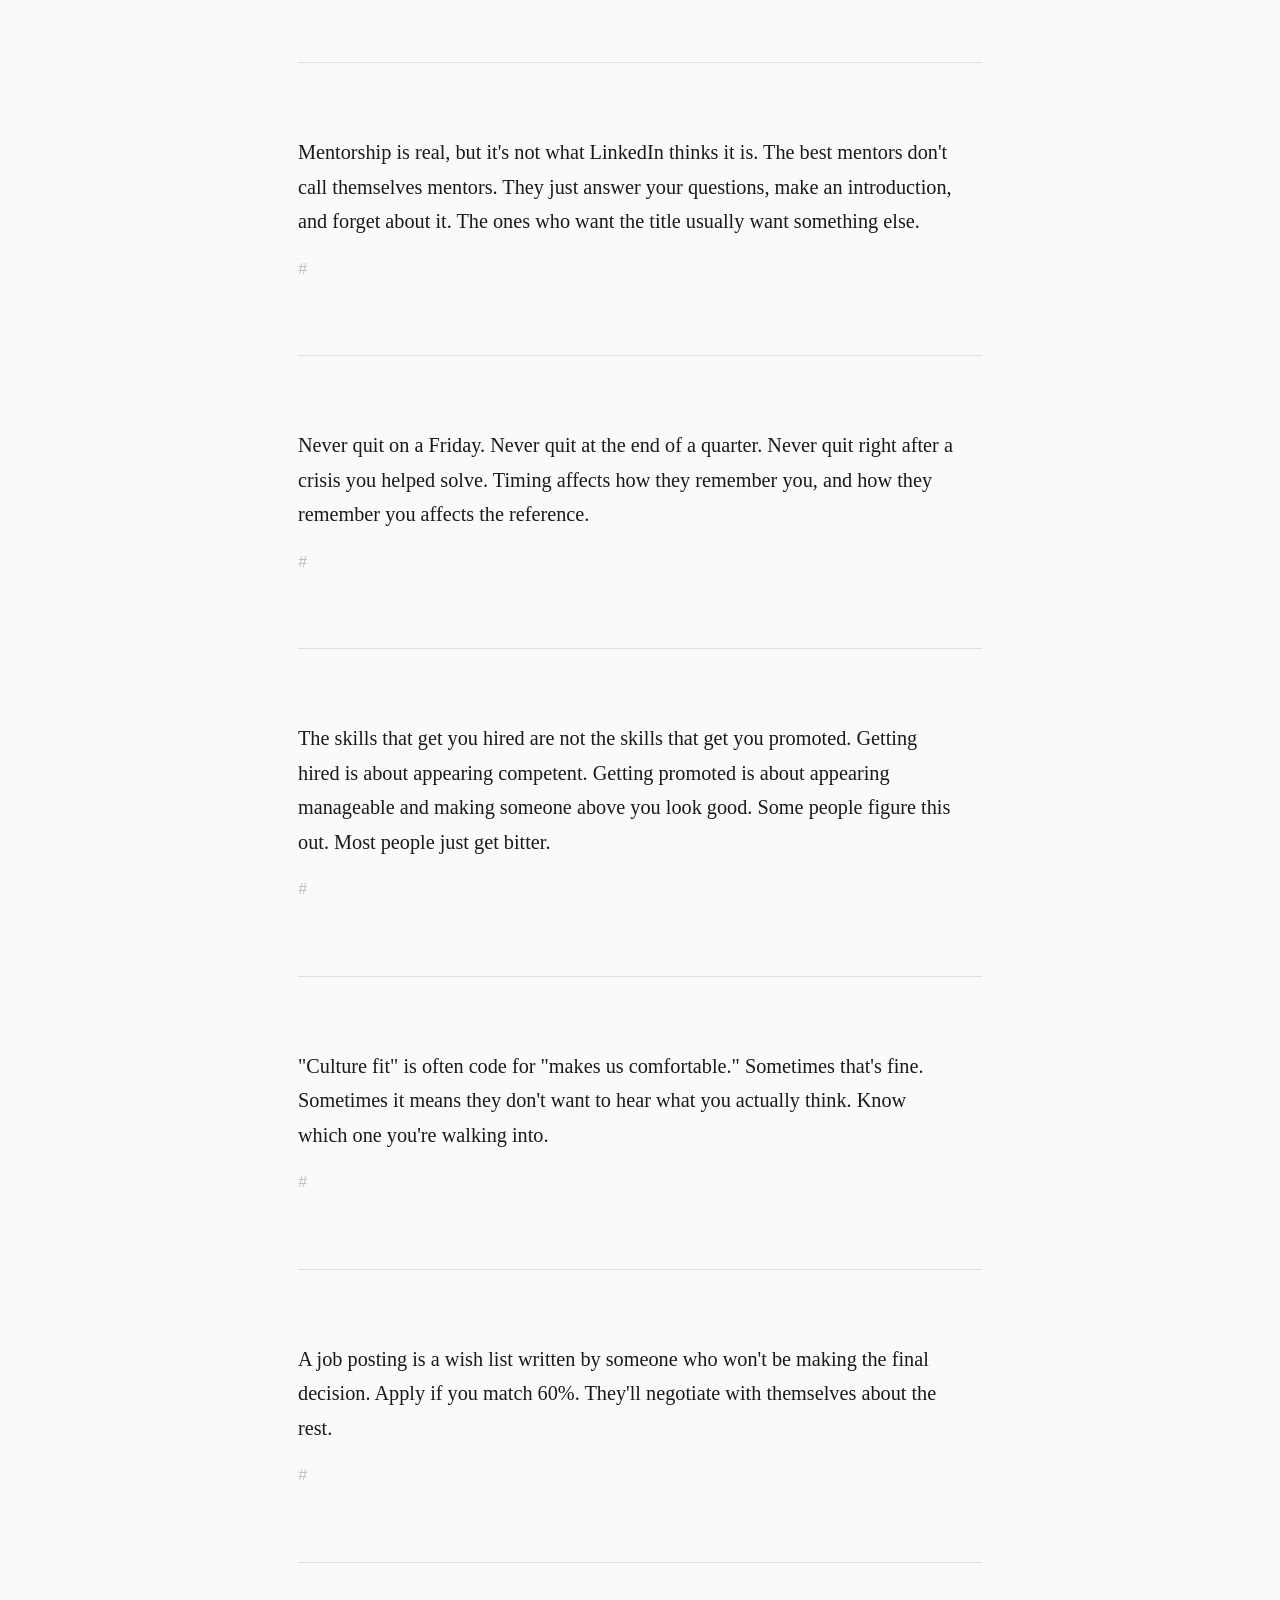
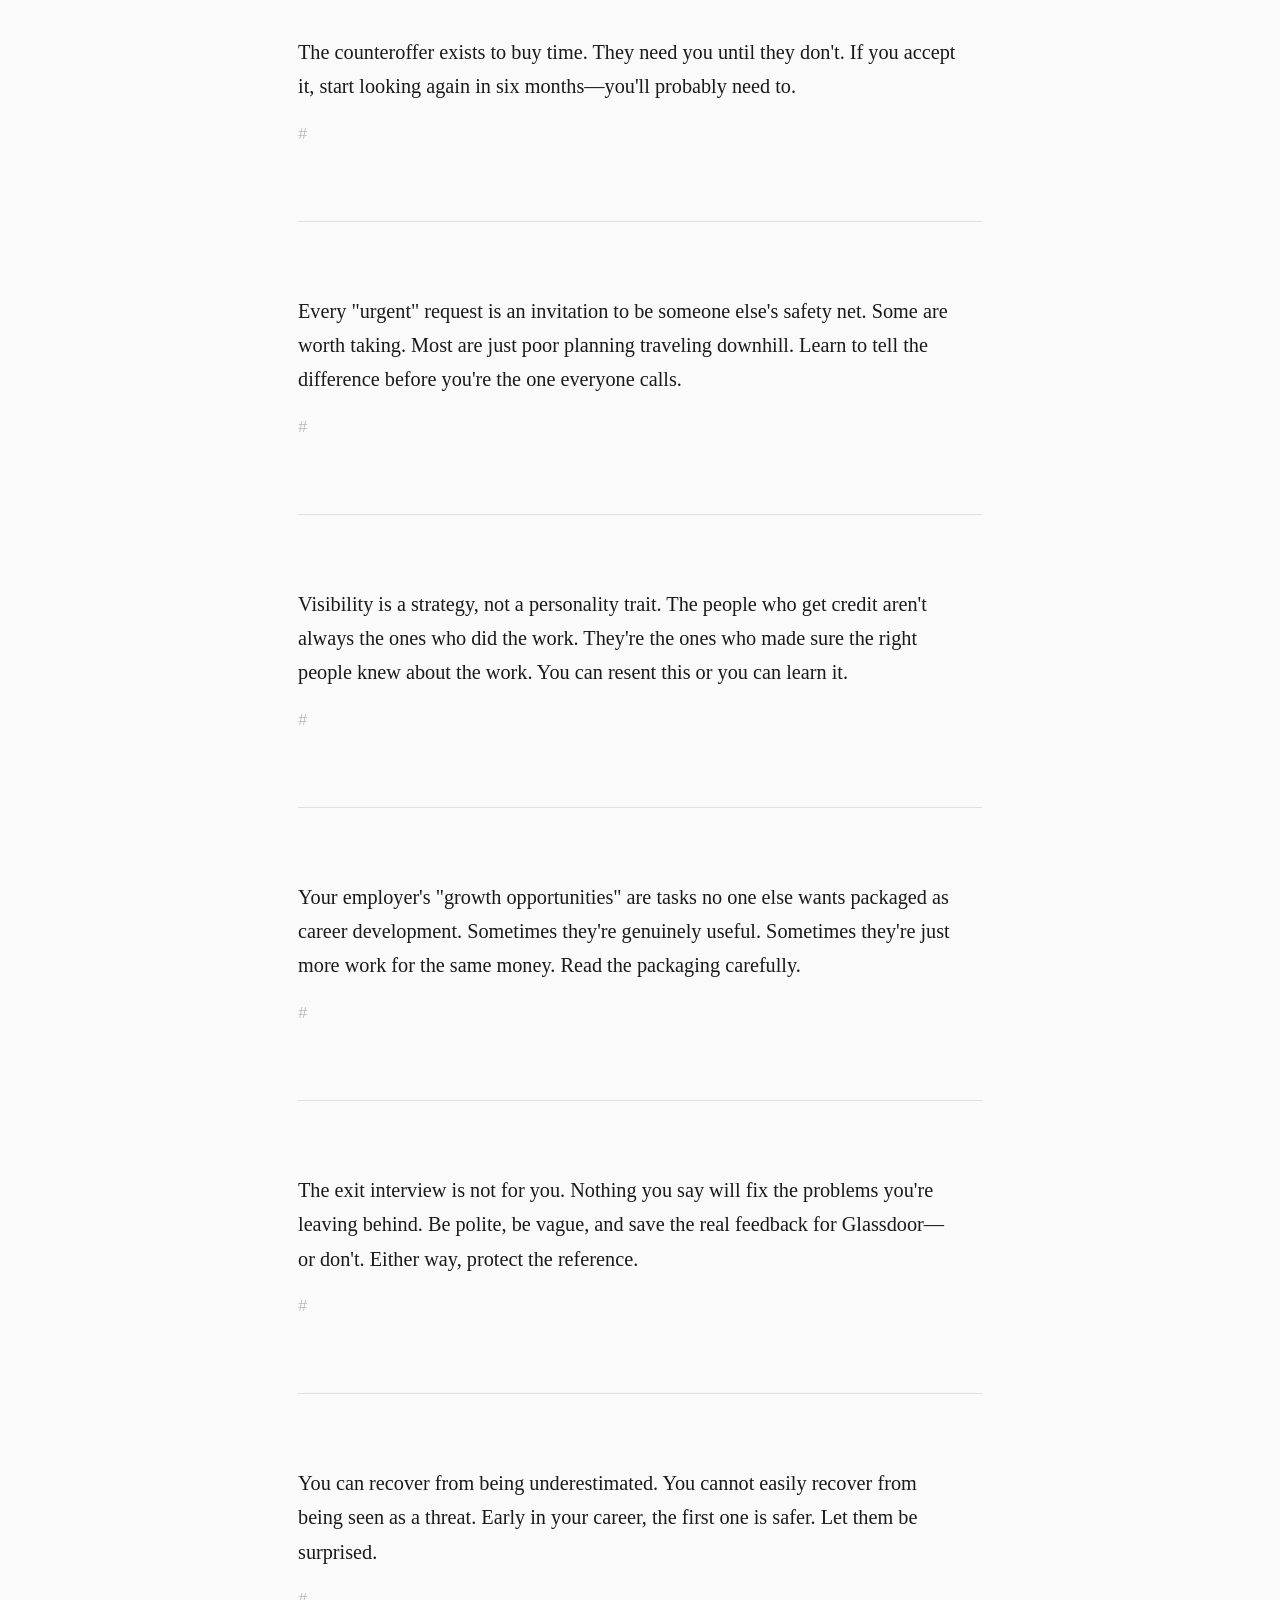
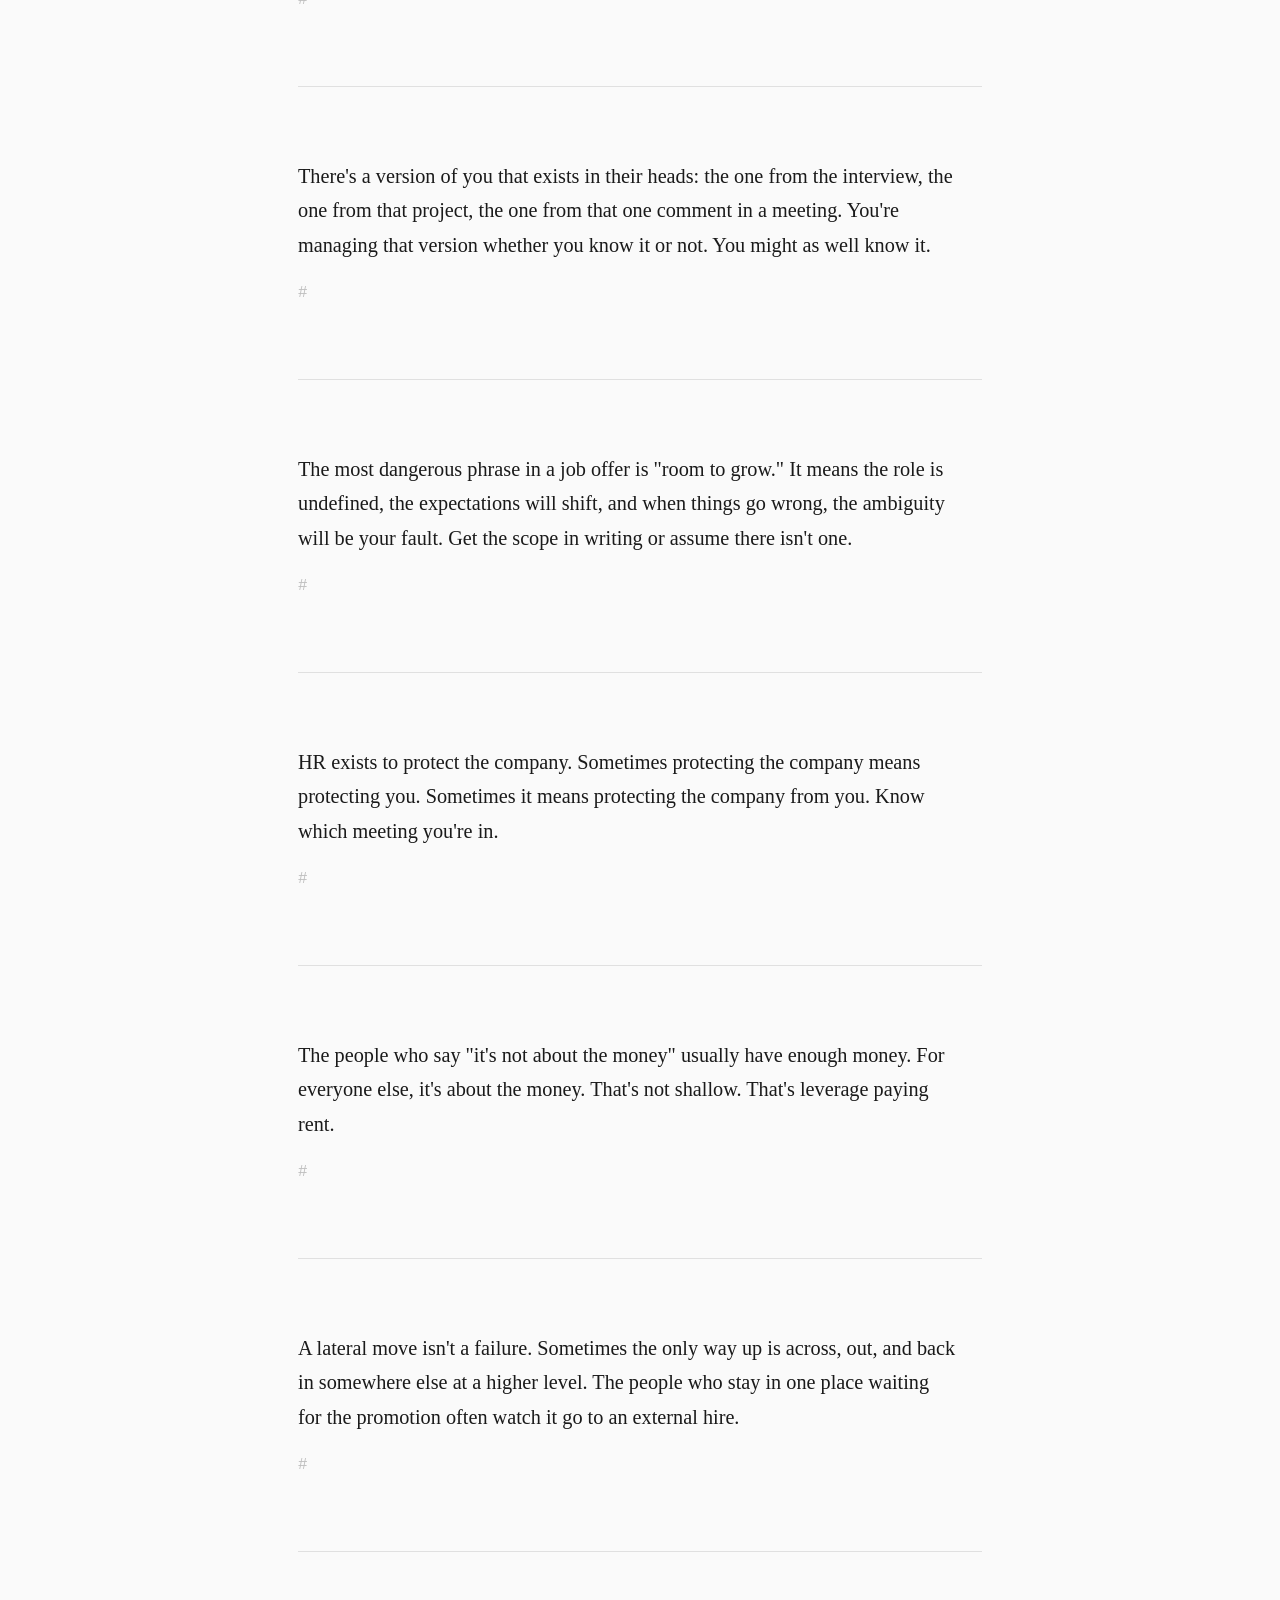
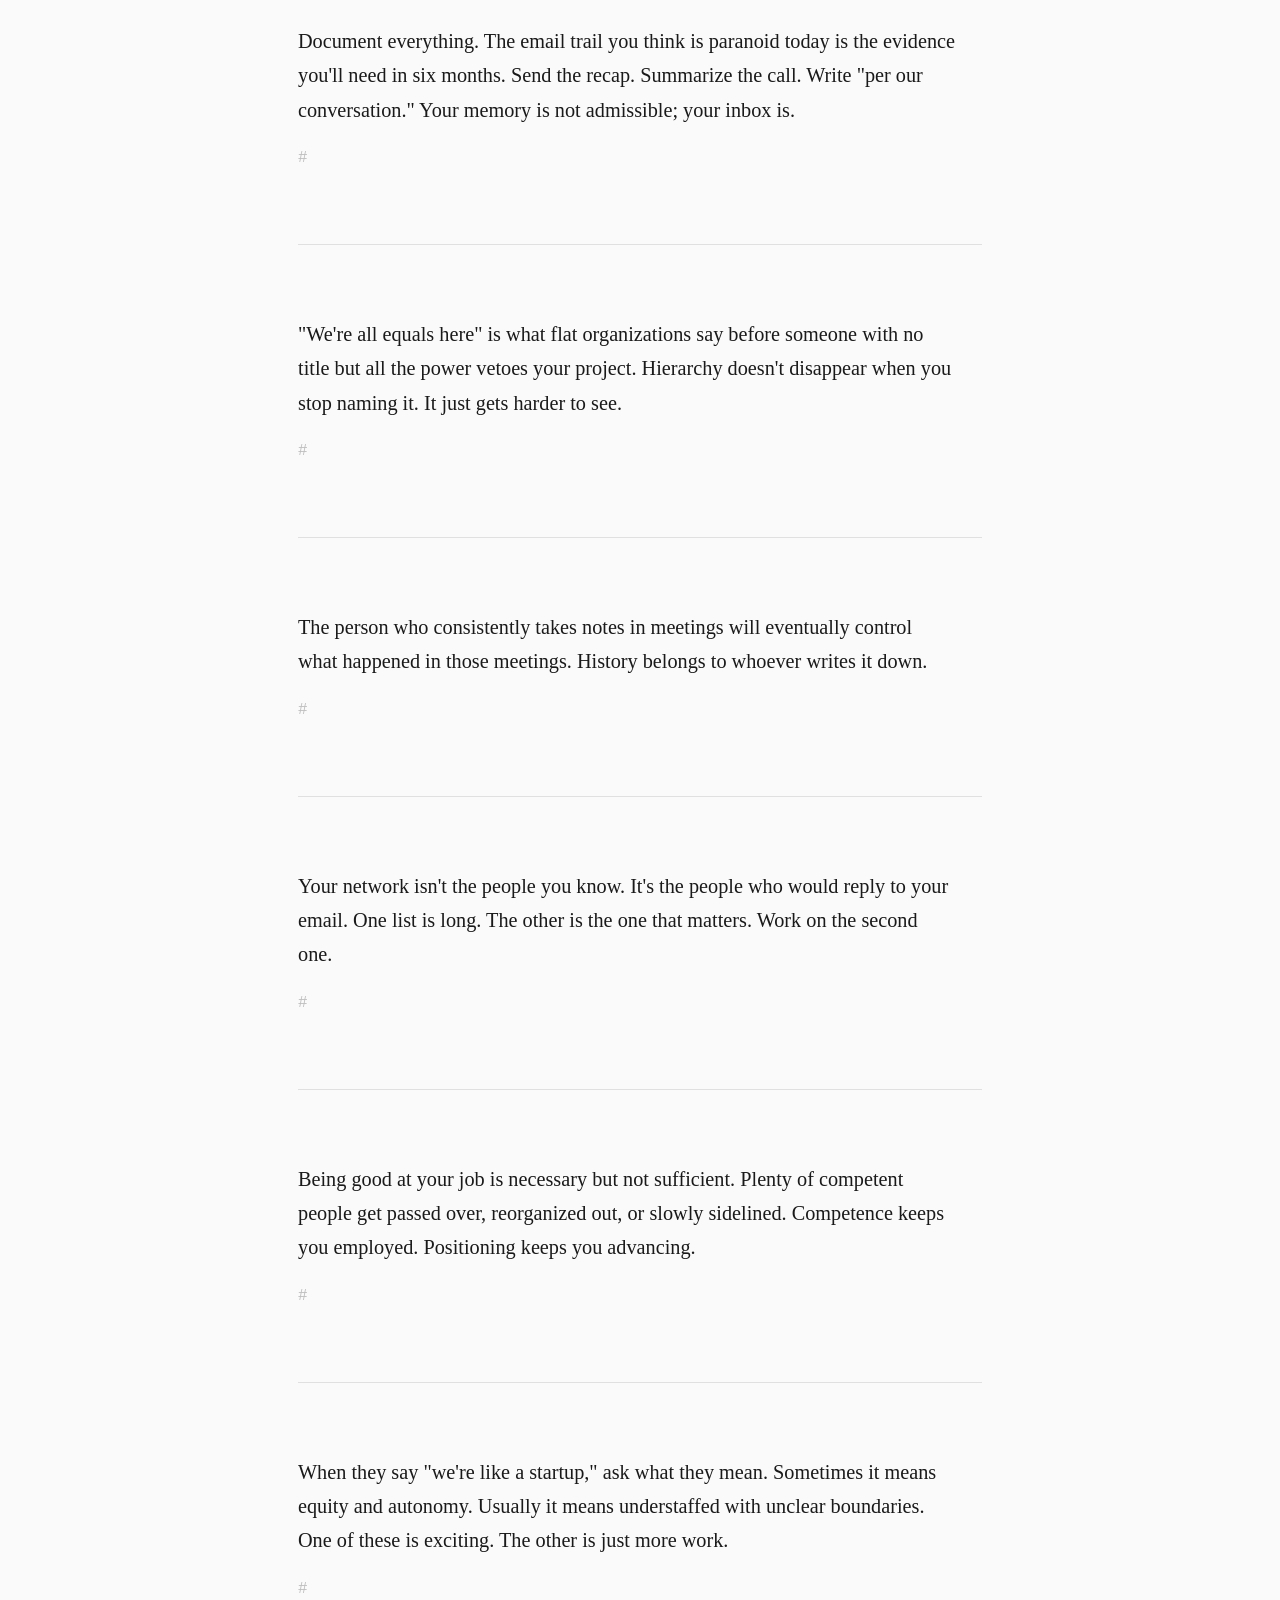
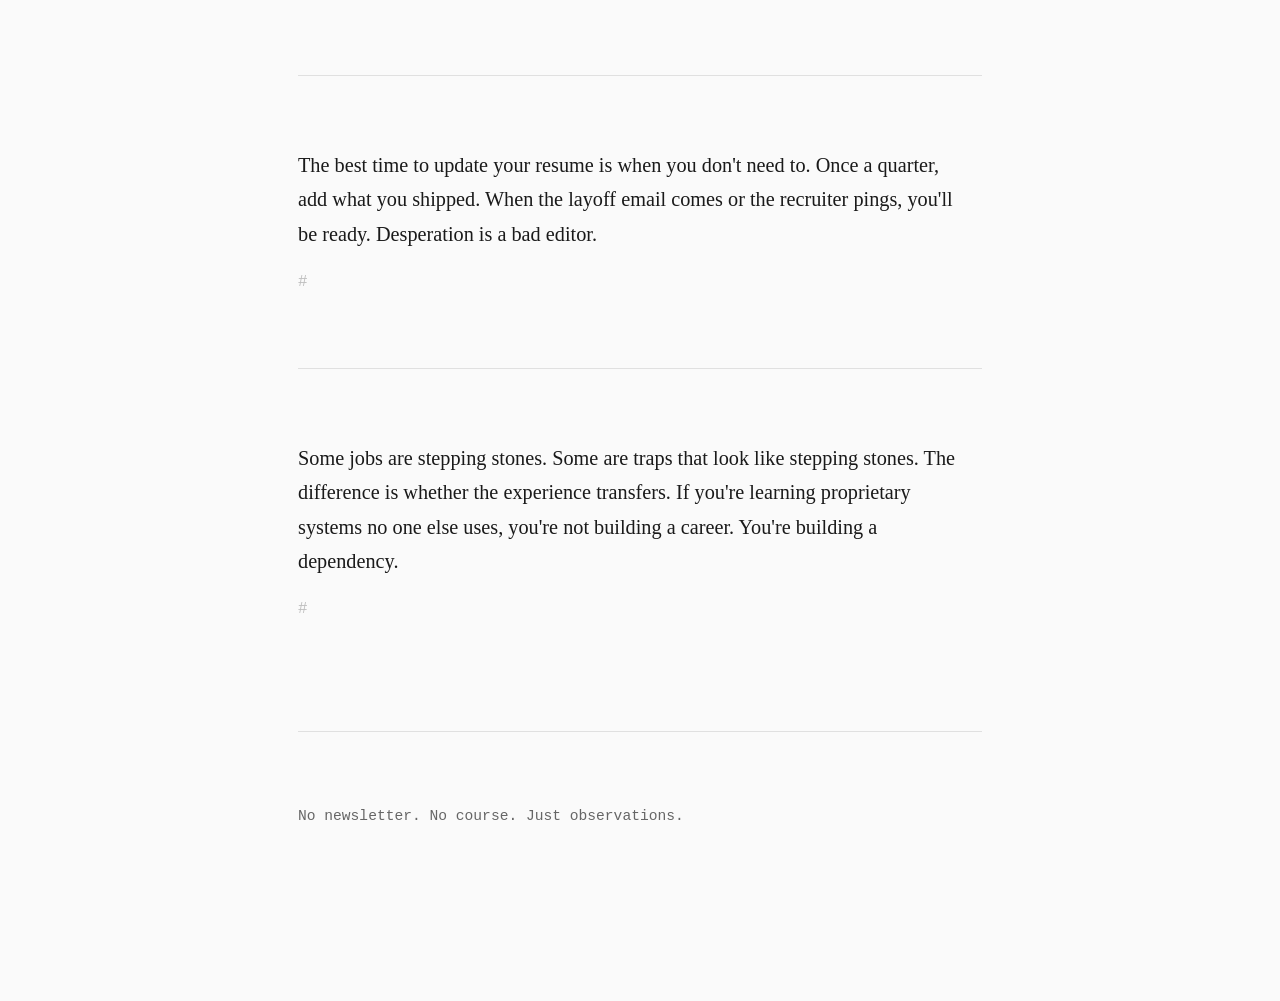
<file: career/index.html>
<!DOCTYPE html>
<html lang="en">
<head>
    <meta charset="UTF-8">
    <meta name="viewport" content="width=device-width, initial-scale=1.0">
    <meta name="description" content="Micro-essays on navigating careers without performative ambition.">
    <title>Quiet Career Strategy</title>
    <link rel="stylesheet" href="style.css">
</head>
<body>
    <header>
        <h1>Quiet Career Strategy</h1>
        <p class="tagline">Leverage. Timing. Optionality. Exits.</p>
    </header>

    <main>
        <article id="1">
            <p>The best career moves don't get announced. They get discovered months later when someone asks, "Wait, when did you—?" By then you're already somewhere else, doing something better, and the people who could have stopped you never saw it coming.</p>
            <a class="permalink" href="#1" title="Copy link">#</a>
        </article>

        <article id="2">
            <p>Loyalty is a retention strategy companies use on employees. It's not a value system. The moment you treat it as a two-way street, you've already lost the negotiation.</p>
            <a class="permalink" href="#2" title="Copy link">#</a>
        </article>

        <article id="3">
            <p>Your manager's job is to keep you productive. Your job is to keep yourself employable. These goals overlap about 60% of the time. The other 40% is where your actual career happens.</p>
            <a class="permalink" href="#3" title="Copy link">#</a>
        </article>

        <article id="4">
            <p>The raise you don't ask for is the raise you don't get. But the raise you ask for wrong is a signal that you're "difficult." Learn to make them think it was their idea.</p>
            <a class="permalink" href="#4" title="Copy link">#</a>
        </article>

        <article id="5">
            <p>Every company has an org chart and a real chart. The org chart is documentation. The real chart is who actually decides things, who can block things, and who gets cc'd on emails just to make them feel included. Learn the second one.</p>
            <a class="permalink" href="#5" title="Copy link">#</a>
        </article>

        <article id="6">
            <p>"We're like a family here" means they expect you to work holidays and feel guilty about leaving. Families don't have HR departments. Families don't do performance reviews. Notice which parts of family they invoke and which parts they don't.</p>
            <a class="permalink" href="#6" title="Copy link">#</a>
        </article>

        <article id="7">
            <p>The person who trains their replacement gets promoted. The person who makes themselves irreplaceable gets stuck. Indispensability is a trap dressed up as job security.</p>
            <a class="permalink" href="#7" title="Copy link">#</a>
        </article>

        <article id="8">
            <p>Apply for jobs when you don't need one. Interview when you're not desperate. Negotiate when you can walk away. Every career advantage comes from having options you don't have to use.</p>
            <a class="permalink" href="#8" title="Copy link">#</a>
        </article>

        <article id="9">
            <p>Your salary is not based on your value. It's based on what you accepted, adjusted for what they think you'll tolerate. These are different numbers.</p>
            <a class="permalink" href="#9" title="Copy link">#</a>
        </article>

        <article id="10">
            <p>The meeting where they announce layoffs is never the meeting where they decided on layoffs. That meeting happened weeks ago. You weren't in it. Assume you're never in it.</p>
            <a class="permalink" href="#10" title="Copy link">#</a>
        </article>

        <article id="11">
            <p>Mentorship is real, but it's not what LinkedIn thinks it is. The best mentors don't call themselves mentors. They just answer your questions, make an introduction, and forget about it. The ones who want the title usually want something else.</p>
            <a class="permalink" href="#11" title="Copy link">#</a>
        </article>

        <article id="12">
            <p>Never quit on a Friday. Never quit at the end of a quarter. Never quit right after a crisis you helped solve. Timing affects how they remember you, and how they remember you affects the reference.</p>
            <a class="permalink" href="#12" title="Copy link">#</a>
        </article>

        <article id="13">
            <p>The skills that get you hired are not the skills that get you promoted. Getting hired is about appearing competent. Getting promoted is about appearing manageable and making someone above you look good. Some people figure this out. Most people just get bitter.</p>
            <a class="permalink" href="#13" title="Copy link">#</a>
        </article>

        <article id="14">
            <p>"Culture fit" is often code for "makes us comfortable." Sometimes that's fine. Sometimes it means they don't want to hear what you actually think. Know which one you're walking into.</p>
            <a class="permalink" href="#14" title="Copy link">#</a>
        </article>

        <article id="15">
            <p>A job posting is a wish list written by someone who won't be making the final decision. Apply if you match 60%. They'll negotiate with themselves about the rest.</p>
            <a class="permalink" href="#15" title="Copy link">#</a>
        </article>

        <article id="16">
            <p>The counteroffer exists to buy time. They need you until they don't. If you accept it, start looking again in six months—you'll probably need to.</p>
            <a class="permalink" href="#16" title="Copy link">#</a>
        </article>

        <article id="17">
            <p>Every "urgent" request is an invitation to be someone else's safety net. Some are worth taking. Most are just poor planning traveling downhill. Learn to tell the difference before you're the one everyone calls.</p>
            <a class="permalink" href="#17" title="Copy link">#</a>
        </article>

        <article id="18">
            <p>Visibility is a strategy, not a personality trait. The people who get credit aren't always the ones who did the work. They're the ones who made sure the right people knew about the work. You can resent this or you can learn it.</p>
            <a class="permalink" href="#18" title="Copy link">#</a>
        </article>

        <article id="19">
            <p>Your employer's "growth opportunities" are tasks no one else wants packaged as career development. Sometimes they're genuinely useful. Sometimes they're just more work for the same money. Read the packaging carefully.</p>
            <a class="permalink" href="#19" title="Copy link">#</a>
        </article>

        <article id="20">
            <p>The exit interview is not for you. Nothing you say will fix the problems you're leaving behind. Be polite, be vague, and save the real feedback for Glassdoor—or don't. Either way, protect the reference.</p>
            <a class="permalink" href="#20" title="Copy link">#</a>
        </article>

        <article id="21">
            <p>You can recover from being underestimated. You cannot easily recover from being seen as a threat. Early in your career, the first one is safer. Let them be surprised.</p>
            <a class="permalink" href="#21" title="Copy link">#</a>
        </article>

        <article id="22">
            <p>There's a version of you that exists in their heads: the one from the interview, the one from that project, the one from that one comment in a meeting. You're managing that version whether you know it or not. You might as well know it.</p>
            <a class="permalink" href="#22" title="Copy link">#</a>
        </article>

        <article id="23">
            <p>The most dangerous phrase in a job offer is "room to grow." It means the role is undefined, the expectations will shift, and when things go wrong, the ambiguity will be your fault. Get the scope in writing or assume there isn't one.</p>
            <a class="permalink" href="#23" title="Copy link">#</a>
        </article>

        <article id="24">
            <p>HR exists to protect the company. Sometimes protecting the company means protecting you. Sometimes it means protecting the company from you. Know which meeting you're in.</p>
            <a class="permalink" href="#24" title="Copy link">#</a>
        </article>

        <article id="25">
            <p>The people who say "it's not about the money" usually have enough money. For everyone else, it's about the money. That's not shallow. That's leverage paying rent.</p>
            <a class="permalink" href="#25" title="Copy link">#</a>
        </article>

        <article id="26">
            <p>A lateral move isn't a failure. Sometimes the only way up is across, out, and back in somewhere else at a higher level. The people who stay in one place waiting for the promotion often watch it go to an external hire.</p>
            <a class="permalink" href="#26" title="Copy link">#</a>
        </article>

        <article id="27">
            <p>Document everything. The email trail you think is paranoid today is the evidence you'll need in six months. Send the recap. Summarize the call. Write "per our conversation." Your memory is not admissible; your inbox is.</p>
            <a class="permalink" href="#27" title="Copy link">#</a>
        </article>

        <article id="28">
            <p>"We're all equals here" is what flat organizations say before someone with no title but all the power vetoes your project. Hierarchy doesn't disappear when you stop naming it. It just gets harder to see.</p>
            <a class="permalink" href="#28" title="Copy link">#</a>
        </article>

        <article id="29">
            <p>The person who consistently takes notes in meetings will eventually control what happened in those meetings. History belongs to whoever writes it down.</p>
            <a class="permalink" href="#29" title="Copy link">#</a>
        </article>

        <article id="30">
            <p>Your network isn't the people you know. It's the people who would reply to your email. One list is long. The other is the one that matters. Work on the second one.</p>
            <a class="permalink" href="#30" title="Copy link">#</a>
        </article>

        <article id="31">
            <p>Being good at your job is necessary but not sufficient. Plenty of competent people get passed over, reorganized out, or slowly sidelined. Competence keeps you employed. Positioning keeps you advancing.</p>
            <a class="permalink" href="#31" title="Copy link">#</a>
        </article>

        <article id="32">
            <p>When they say "we're like a startup," ask what they mean. Sometimes it means equity and autonomy. Usually it means understaffed with unclear boundaries. One of these is exciting. The other is just more work.</p>
            <a class="permalink" href="#32" title="Copy link">#</a>
        </article>

        <article id="33">
            <p>The best time to update your resume is when you don't need to. Once a quarter, add what you shipped. When the layoff email comes or the recruiter pings, you'll be ready. Desperation is a bad editor.</p>
            <a class="permalink" href="#33" title="Copy link">#</a>
        </article>

        <article id="34">
            <p>Some jobs are stepping stones. Some are traps that look like stepping stones. The difference is whether the experience transfers. If you're learning proprietary systems no one else uses, you're not building a career. You're building a dependency.</p>
            <a class="permalink" href="#34" title="Copy link">#</a>
        </article>
    </main>

    <footer>
        <p>No newsletter. No course. Just observations.</p>
    </footer>

    <script src="main.js"></script>
</body>
</html>
</file>
<file: career/style.css>
/* Base reset and box model */
*,
*::before,
*::after {
    box-sizing: border-box;
    margin: 0;
    padding: 0;
}

/* Root variables */
:root {
    --color-bg: #fafafa;
    --color-text: #1a1a1a;
    --color-text-muted: #666;
    --color-border: #e0e0e0;
    --color-accent: #1a1a1a;
    
    --font-body: 'Georgia', 'Times New Roman', serif;
    --font-mono: 'SF Mono', 'Monaco', 'Inconsolata', monospace;
    
    --space-xs: 0.5rem;
    --space-sm: 1rem;
    --space-md: 2rem;
    --space-lg: 4rem;
    --space-xl: 6rem;
    
    --max-width: 38rem;
    --line-height: 1.7;
}

/* Base styles */
html {
    font-size: 18px;
    -webkit-font-smoothing: antialiased;
    -moz-osx-font-smoothing: grayscale;
}

body {
    font-family: var(--font-body);
    line-height: var(--line-height);
    color: var(--color-text);
    background-color: var(--color-bg);
    padding: var(--space-md);
    min-height: 100vh;
}

/* Layout */
header,
main,
footer {
    max-width: var(--max-width);
    margin-left: auto;
    margin-right: auto;
}

/* Header */
header {
    padding-top: var(--space-xl);
    padding-bottom: var(--space-lg);
    border-bottom: 1px solid var(--color-border);
    margin-bottom: var(--space-lg);
}

header h1 {
    font-size: 1.5rem;
    font-weight: 400;
    letter-spacing: -0.02em;
    margin-bottom: var(--space-xs);
}

.tagline {
    font-size: 0.875rem;
    color: var(--color-text-muted);
    font-family: var(--font-mono);
    letter-spacing: 0.02em;
}

/* Articles */
main {
    display: flex;
    flex-direction: column;
    gap: var(--space-lg);
}

article {
    padding-bottom: var(--space-lg);
    border-bottom: 1px solid var(--color-border);
}

article:last-of-type {
    border-bottom: none;
}

article p {
    font-size: 1.125rem;
    max-width: 65ch;
}

/* Permalink */
.permalink {
    display: inline-block;
    margin-top: var(--space-sm);
    font-family: var(--font-mono);
    font-size: 0.875rem;
    color: var(--color-text-muted);
    text-decoration: none;
    opacity: 0.4;
    transition: opacity 0.15s ease;
}

.permalink:hover {
    opacity: 1;
}

.permalink.copied {
    opacity: 1;
}

.permalink.copied::after {
    content: ' copied';
    font-size: 0.75rem;
}

/* Target highlight */
article:target {
    background-color: rgba(0, 0, 0, 0.02);
    margin-left: calc(var(--space-sm) * -1);
    margin-right: calc(var(--space-sm) * -1);
    padding-left: var(--space-sm);
    padding-right: var(--space-sm);
    padding-top: var(--space-sm);
    border-radius: 2px;
}

article:target .permalink {
    opacity: 1;
}

/* Footer */
footer {
    padding-top: var(--space-lg);
    padding-bottom: var(--space-xl);
    margin-top: var(--space-md);
    border-top: 1px solid var(--color-border);
}

footer p {
    font-size: 0.8125rem;
    color: var(--color-text-muted);
    font-family: var(--font-mono);
}

/* Selection */
::selection {
    background-color: var(--color-text);
    color: var(--color-bg);
}

/* Responsive adjustments */
@media (max-width: 600px) {
    html {
        font-size: 16px;
    }
    
    body {
        padding: var(--space-sm);
    }
    
    header {
        padding-top: var(--space-lg);
        padding-bottom: var(--space-md);
        margin-bottom: var(--space-md);
    }
    
    main {
        gap: var(--space-md);
    }
    
    article {
        padding-bottom: var(--space-md);
    }
    
    footer {
        padding-top: var(--space-md);
        padding-bottom: var(--space-lg);
    }
}

/* Print styles */
@media print {
    body {
        background: white;
        padding: 0;
    }
    
    header,
    footer {
        border: none;
    }
    
    article {
        page-break-inside: avoid;
    }
}
</file>
